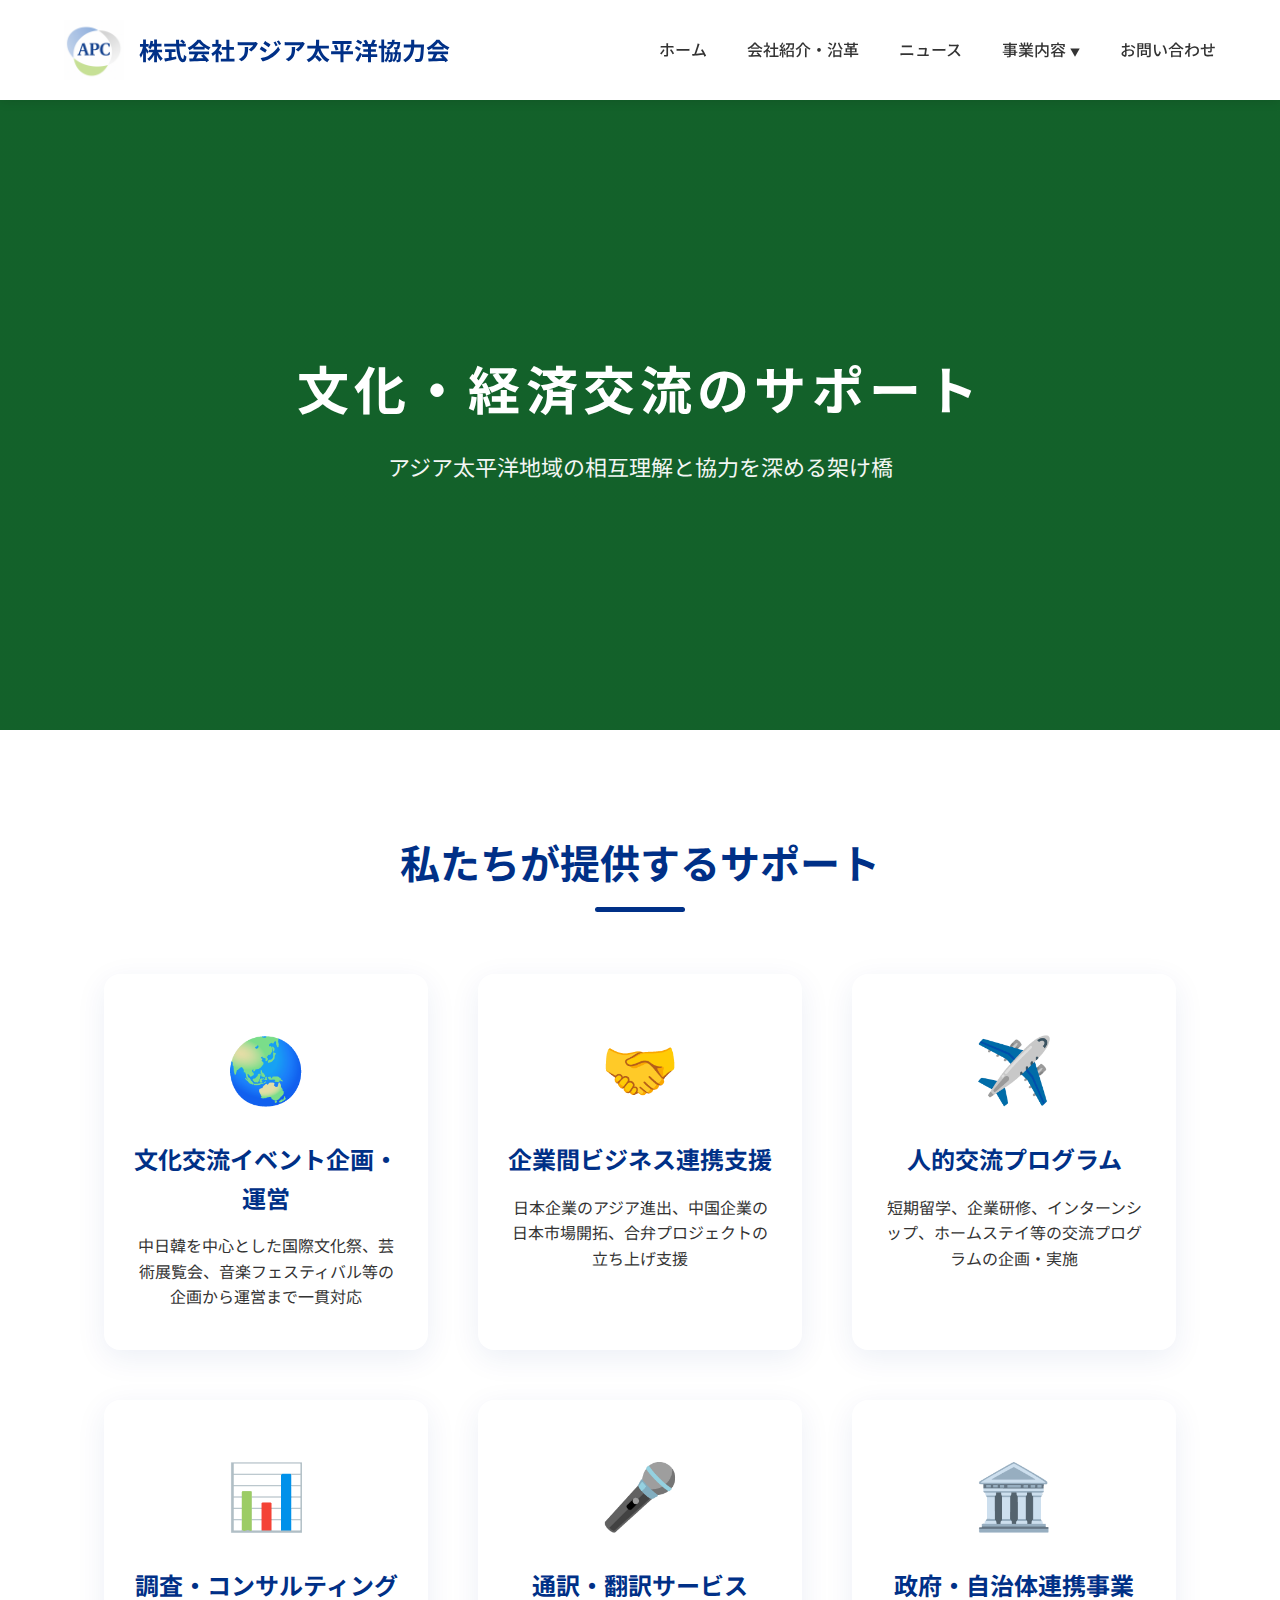
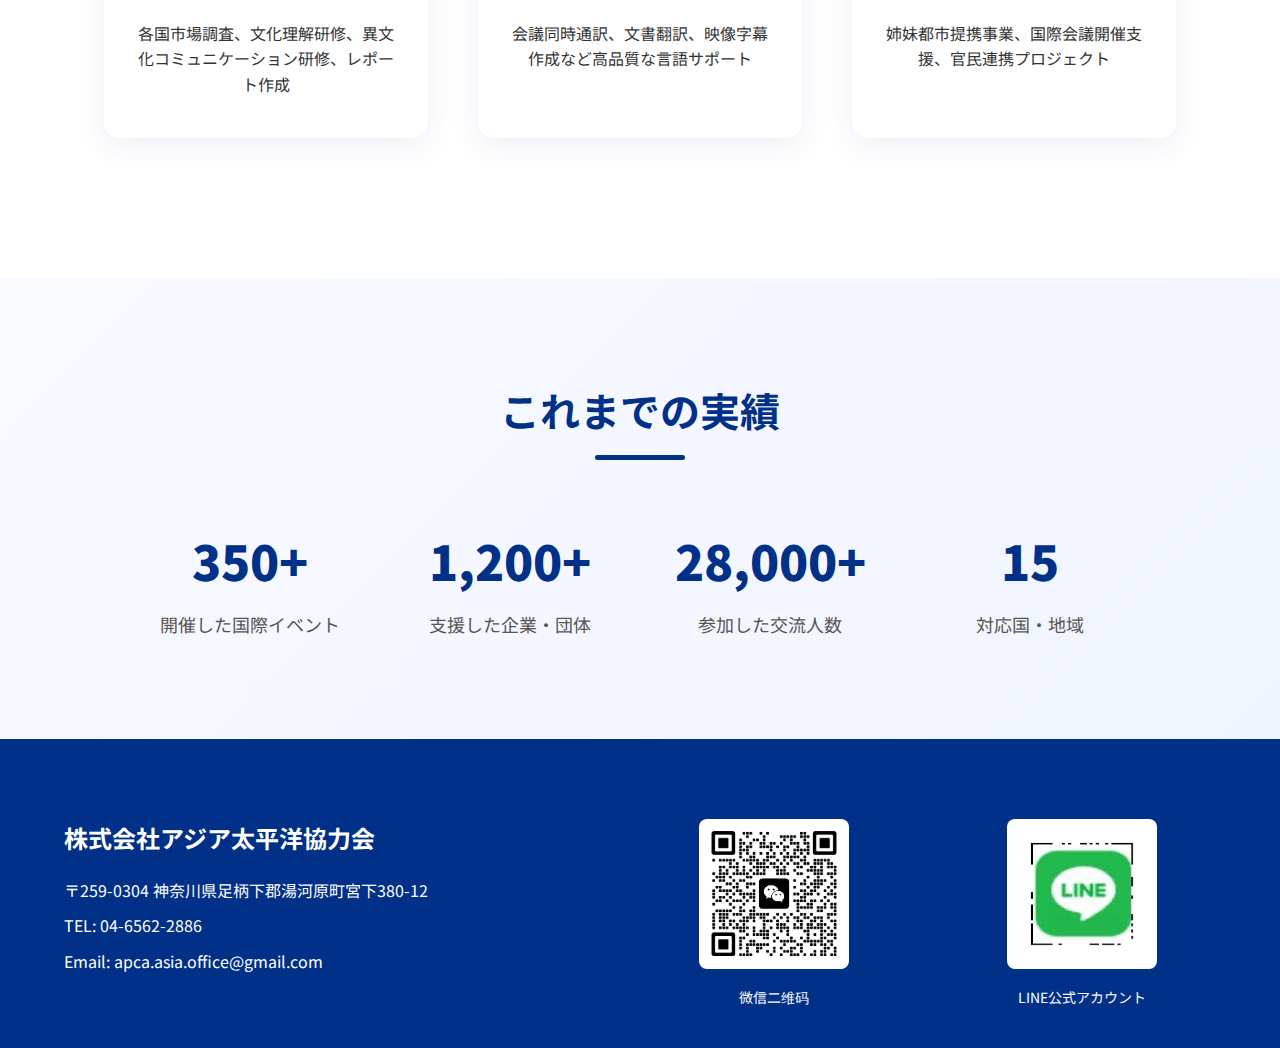
<file: cultural-support/index.html>
<!DOCTYPE html>
<html lang="ja">
<head>
  <meta charset="UTF-8">
  <meta name="viewport" content="width=device-width, initial-scale=1.0">
  <title>文化・経済交流のサポート | 株式会社アジア太平洋協力会</title>
  <meta name="description" content="中日を中心としたアジア太平洋地域の文化・経済交流を総合的にサポート。企業間のビジネス連携、文化イベント企画、人的交流まで幅広く対応いたします。">
  <script src="https://cdn.jsdelivr.net/npm/swiper@11/swiper-bundle.min.js"></script>
  <link rel="stylesheet" href="../assets/css/style.css">
  <link href="https://fonts.googleapis.com/css2?family=Noto+Sans+JP:wght@400;500;700;900&display=swap" rel="stylesheet">
</head>
<body>
  <div id="header"></div>

  <!-- 页面主视觉 -->
  <section class="cultural-hero">
    <div>
      <h1>文化・経済交流のサポート</h1>
      <p>アジア太平洋地域の相互理解と協力を深める架け橋</p>
    </div>
  </section>

  <!-- 业务介绍 -->
  <section class="content-section">
    <h2 class="section-title">私たちが提供するサポート</h2>
    <div class="service-grid">
      <div class="service-card">
        <div class="icon">🌏</div>
        <h3>文化交流イベント企画・運営</h3>
        <p>中日韓を中心とした国際文化祭、芸術展覧会、音楽フェスティバル等の企画から運営まで一貫対応</p>
      </div>
      <div class="service-card">
        <div class="icon">🤝</div>
        <h3>企業間ビジネス連携支援</h3>
        <p>日本企業のアジア進出、中国企業の日本市場開拓、合弁プロジェクトの立ち上げ支援</p>
      </div>
      <div class="service-card">
        <div class="icon">✈️</div>
        <h3>人的交流プログラム</h3>
        <p>短期留学、企業研修、インターンシップ、ホームステイ等の交流プログラムの企画・実施</p>
      </div>
      <div class="service-card">
        <div class="icon">📊</div>
        <h3>調査・コンサルティング</h3>
        <p>各国市場調査、文化理解研修、異文化コミュニケーション研修、レポート作成</p>
      </div>
      <div class="service-card">
        <div class="icon">🎤</div>
        <h3>通訳・翻訳サービス</h3>
        <p>会議同時通訳、文書翻訳、映像字幕作成など高品質な言語サポート</p>
      </div>
      <div class="service-card">
        <div class="icon">🏛️</div>
        <h3>政府・自治体連携事業</h3>
        <p>姉妹都市提携事業、国際会議開催支援、官民連携プロジェクト</p>
      </div>
    </div>
  </section>

  <!-- 业绩展示 -->
  <section class="achievement">
    <h2 class="section-title" style="color:#003087;">これまでの実績</h2>
    <div class="achievement-grid">
      <div class="achievement-item">
        <span>350+</span>
        <p>開催した国際イベント</p>
      </div>
      <div class="achievement-item">
        <span>1,200+</span>
        <p>支援した企業・団体</p>
      </div>
      <div class="achievement-item">
        <span>28,000+</span>
        <p>参加した交流人数</p>
      </div>
      <div class="achievement-item">
        <span>15</span>
        <p>対応国・地域</p>
      </div>
    </div>
  </section>

  <div id="footer"></div>

  <script src="../assets/js/script.js" defer></script>
</body>
</html>
</file>
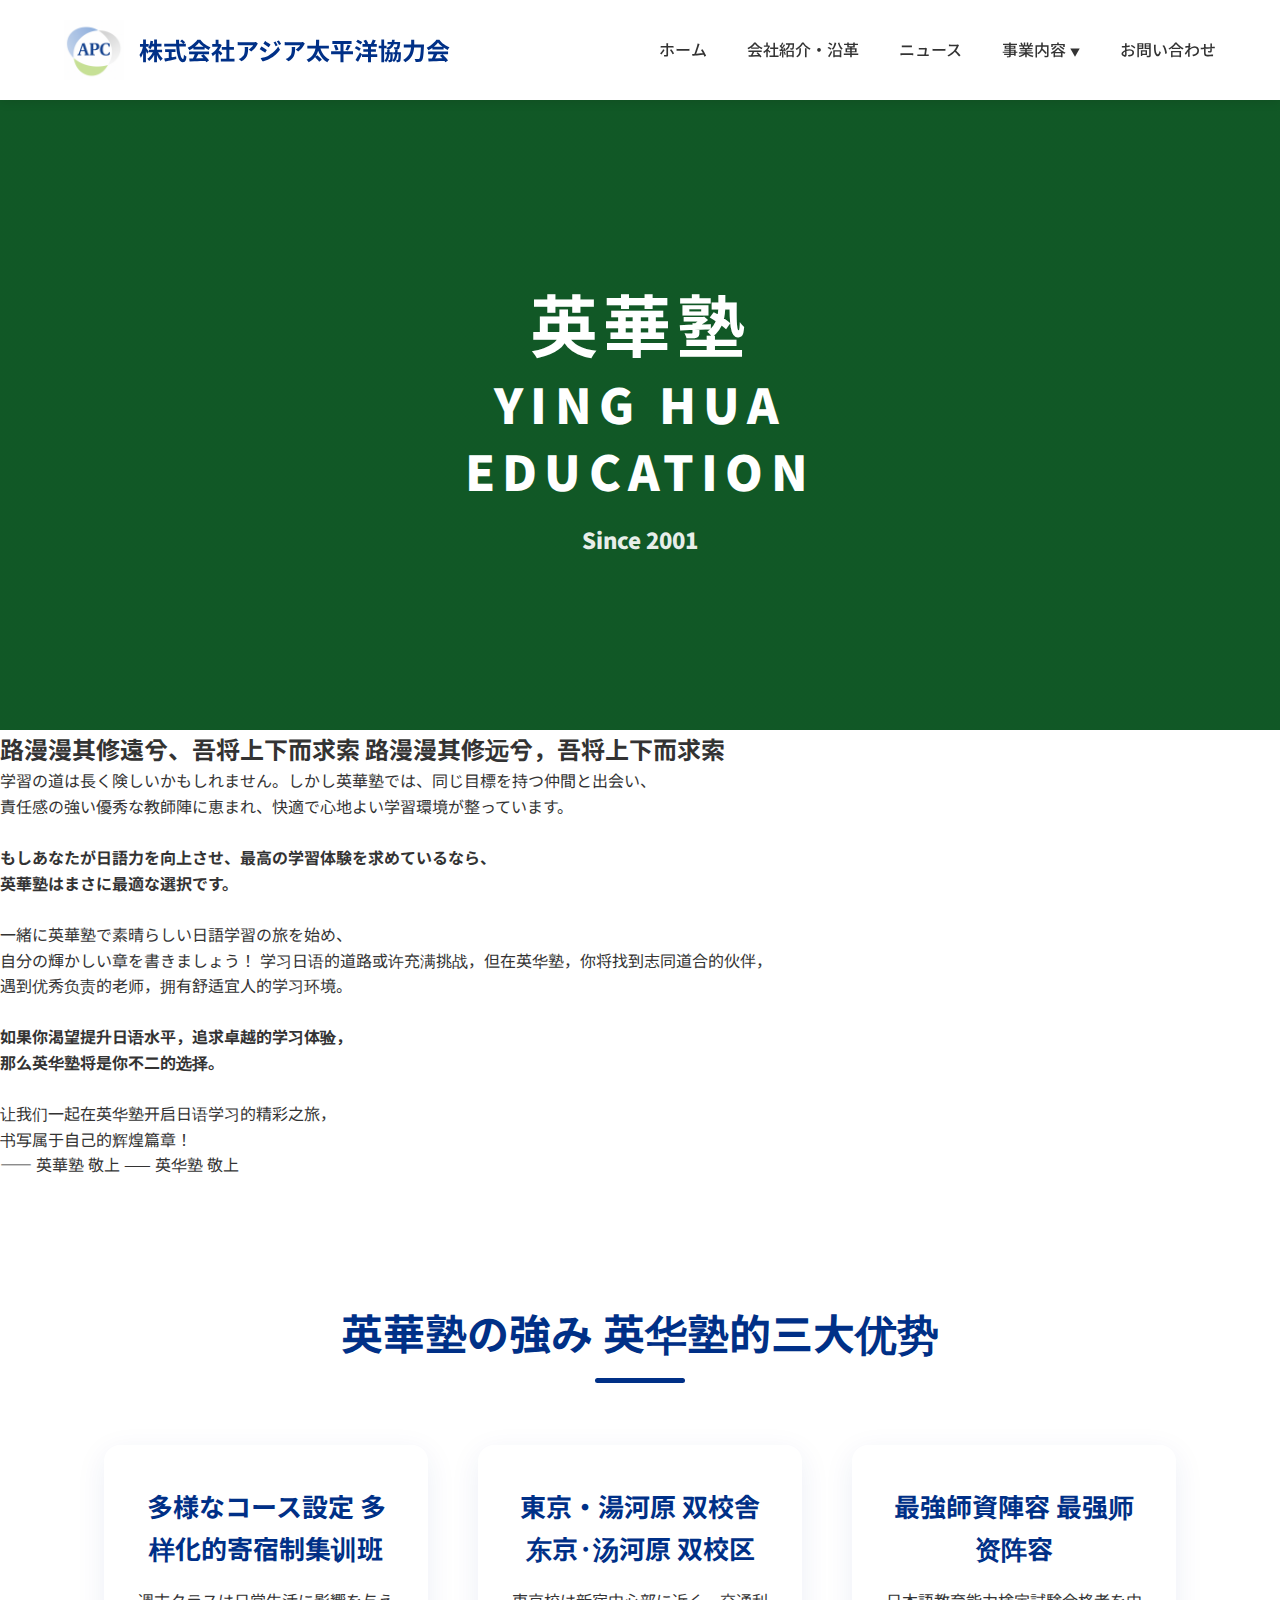
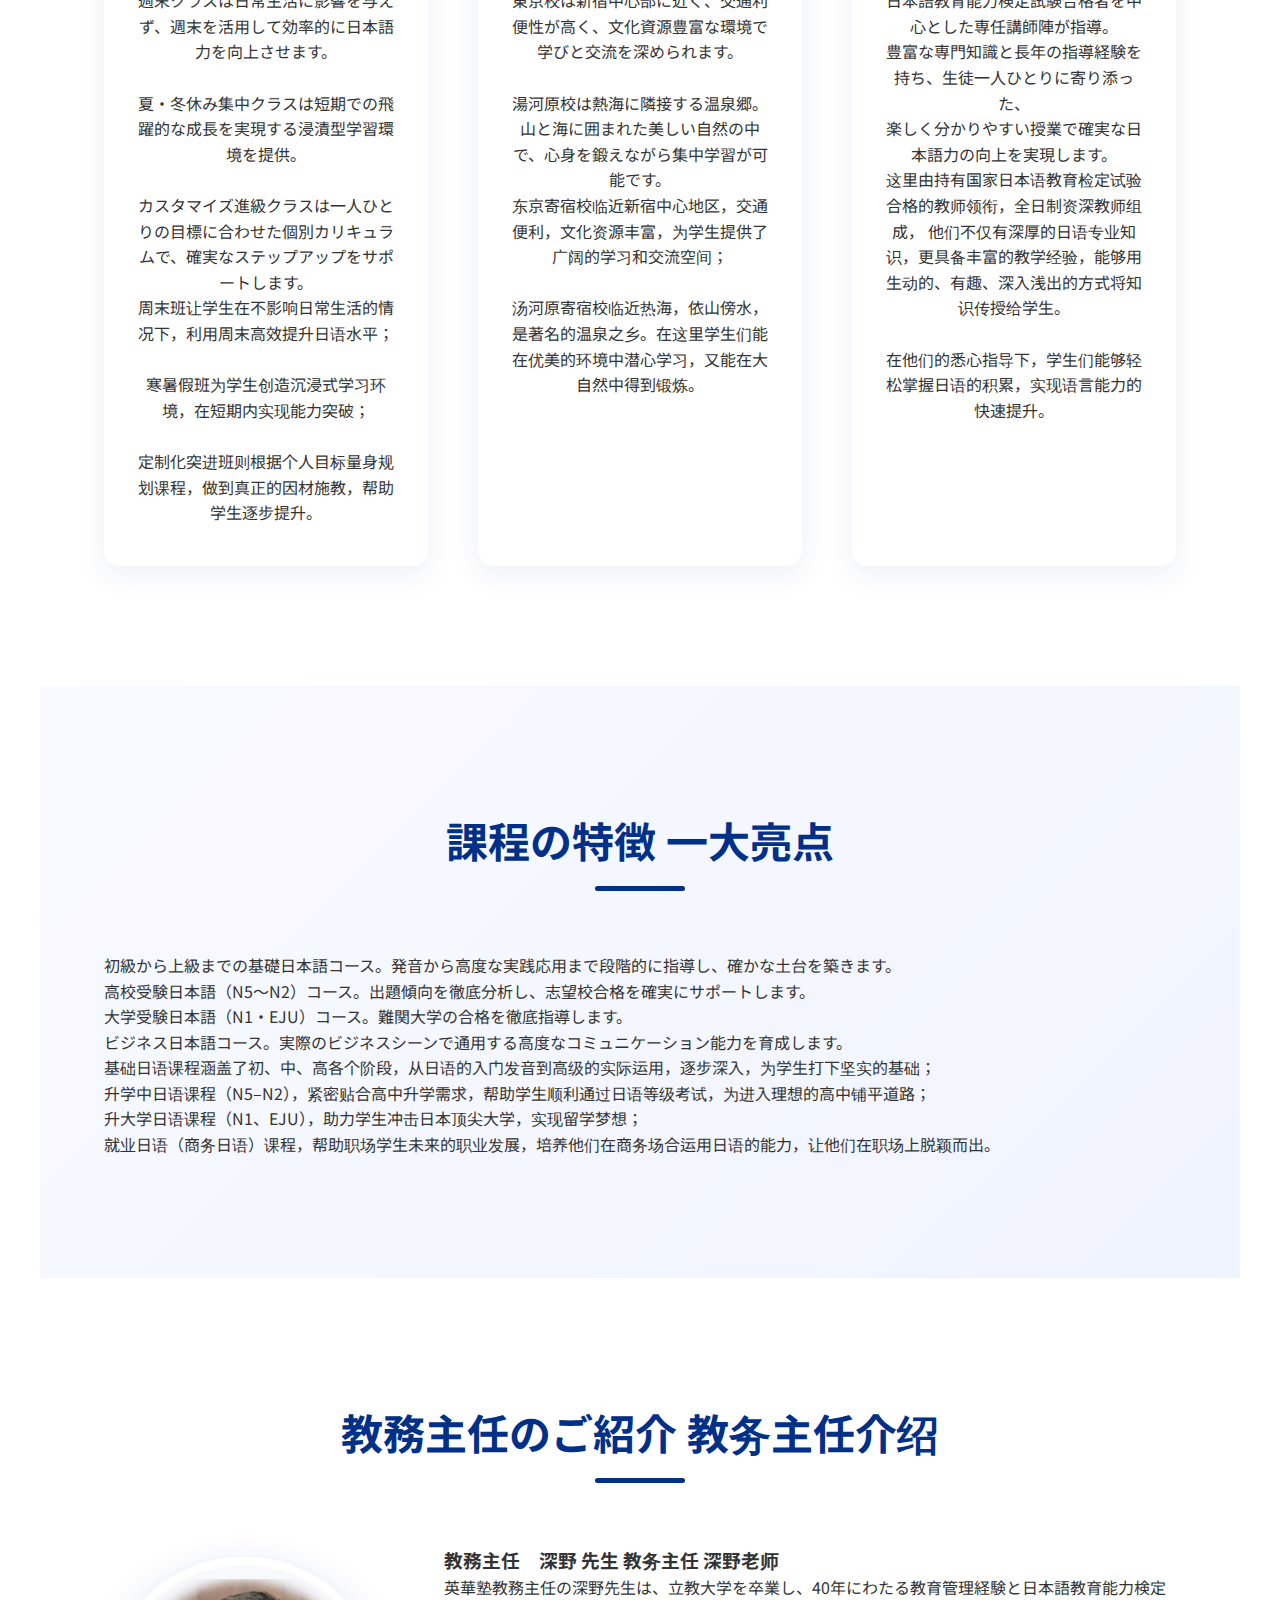
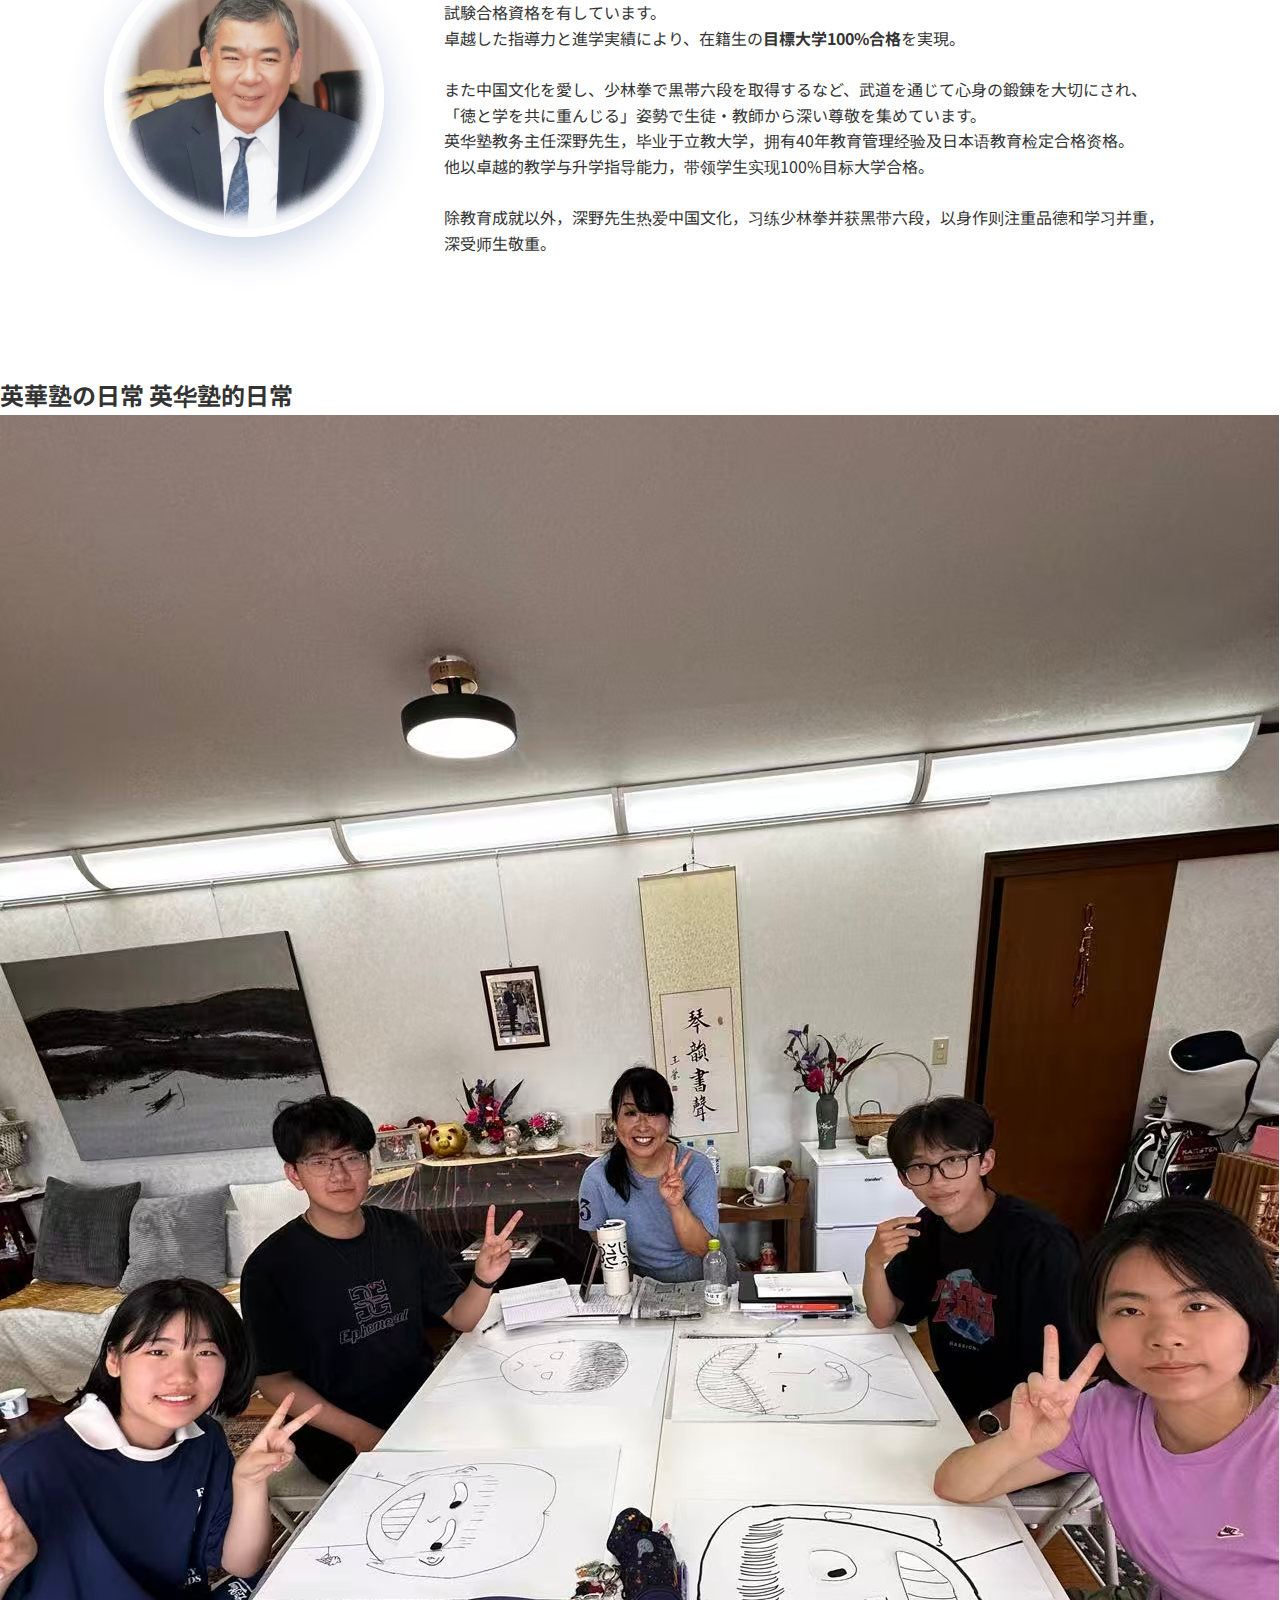
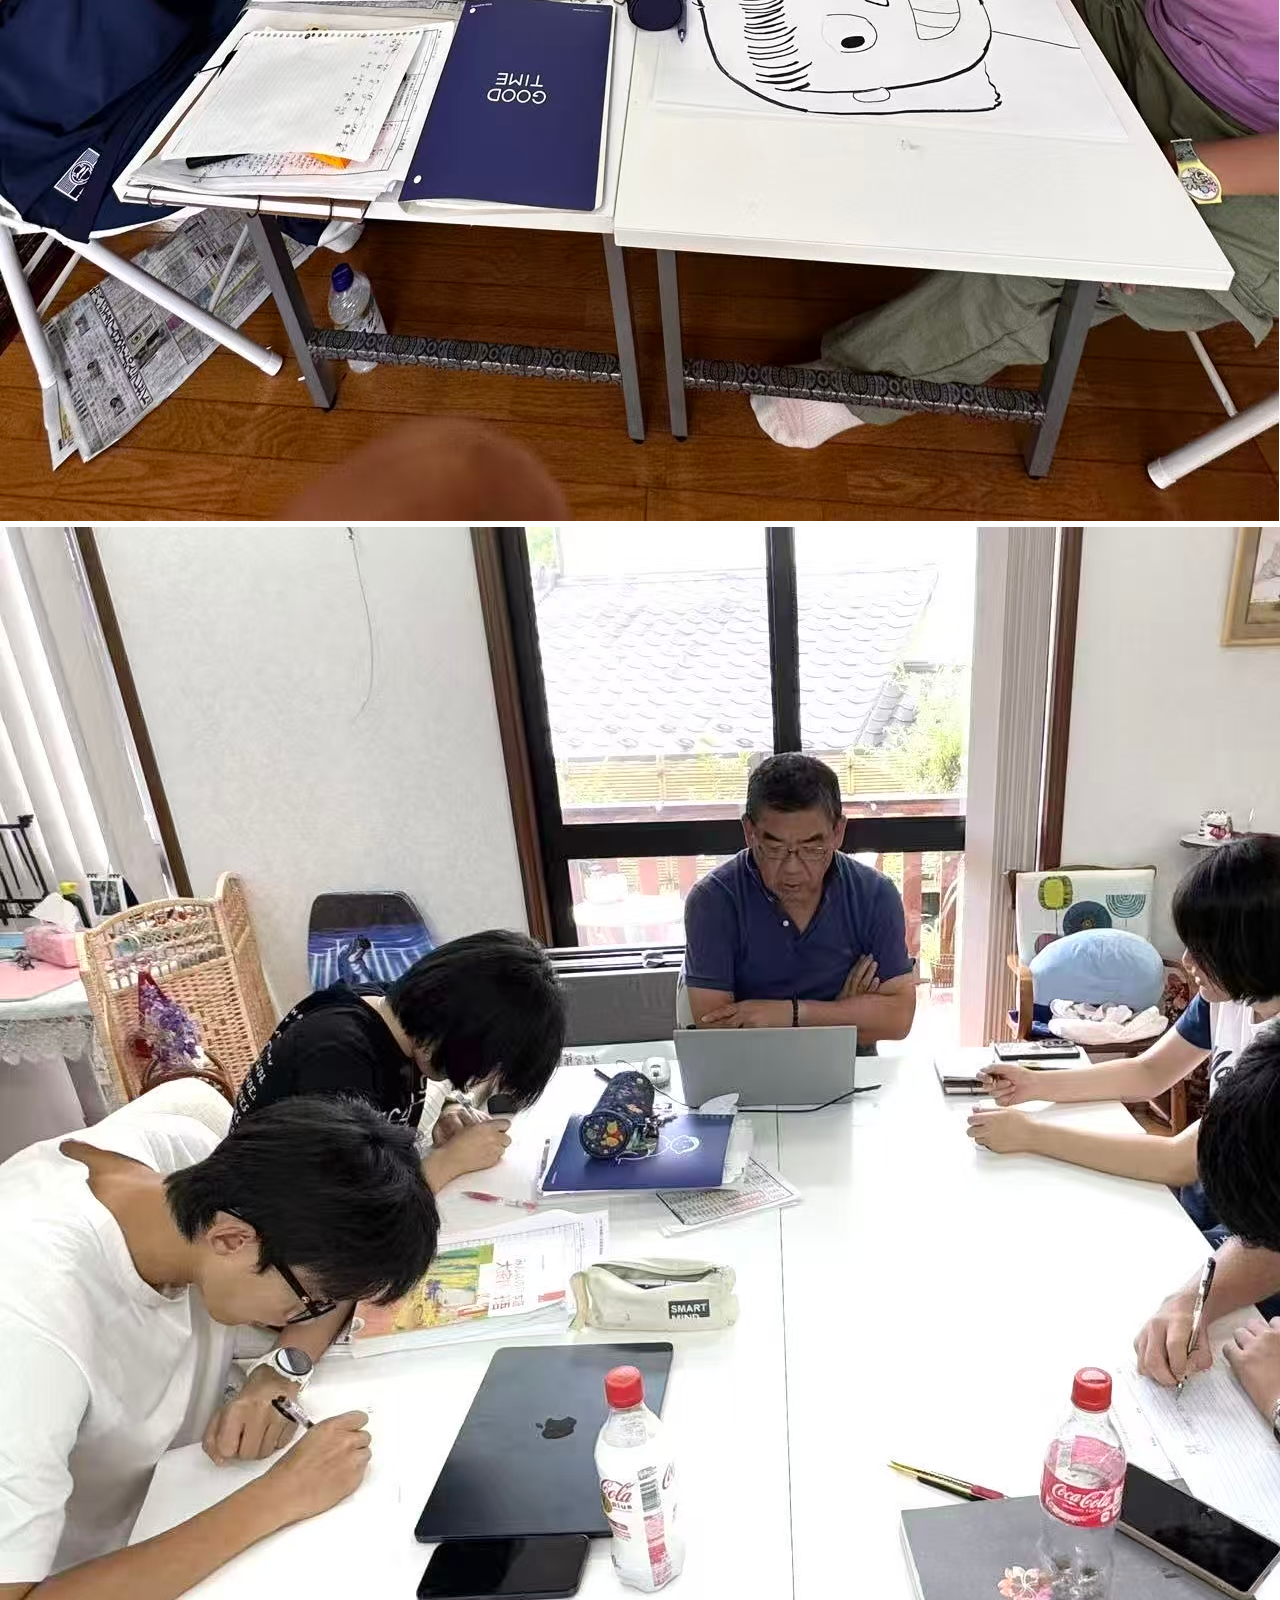
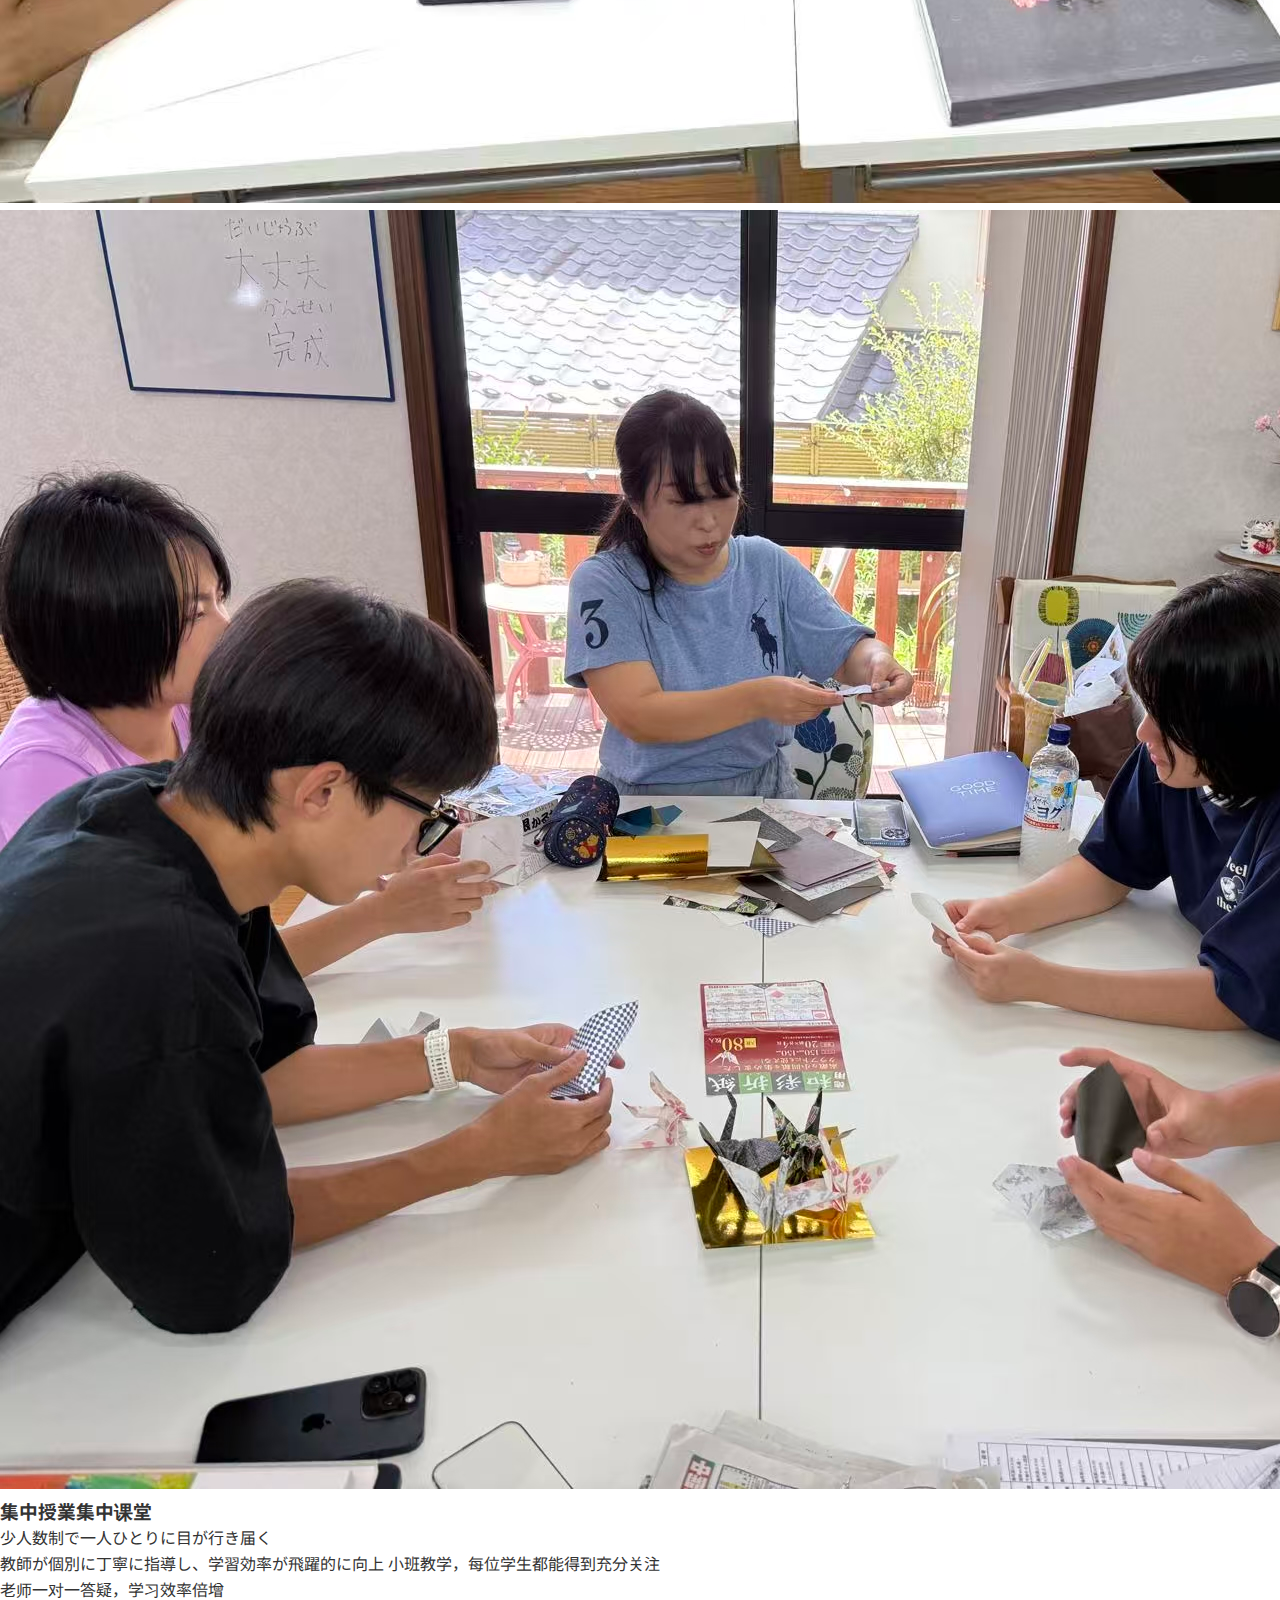
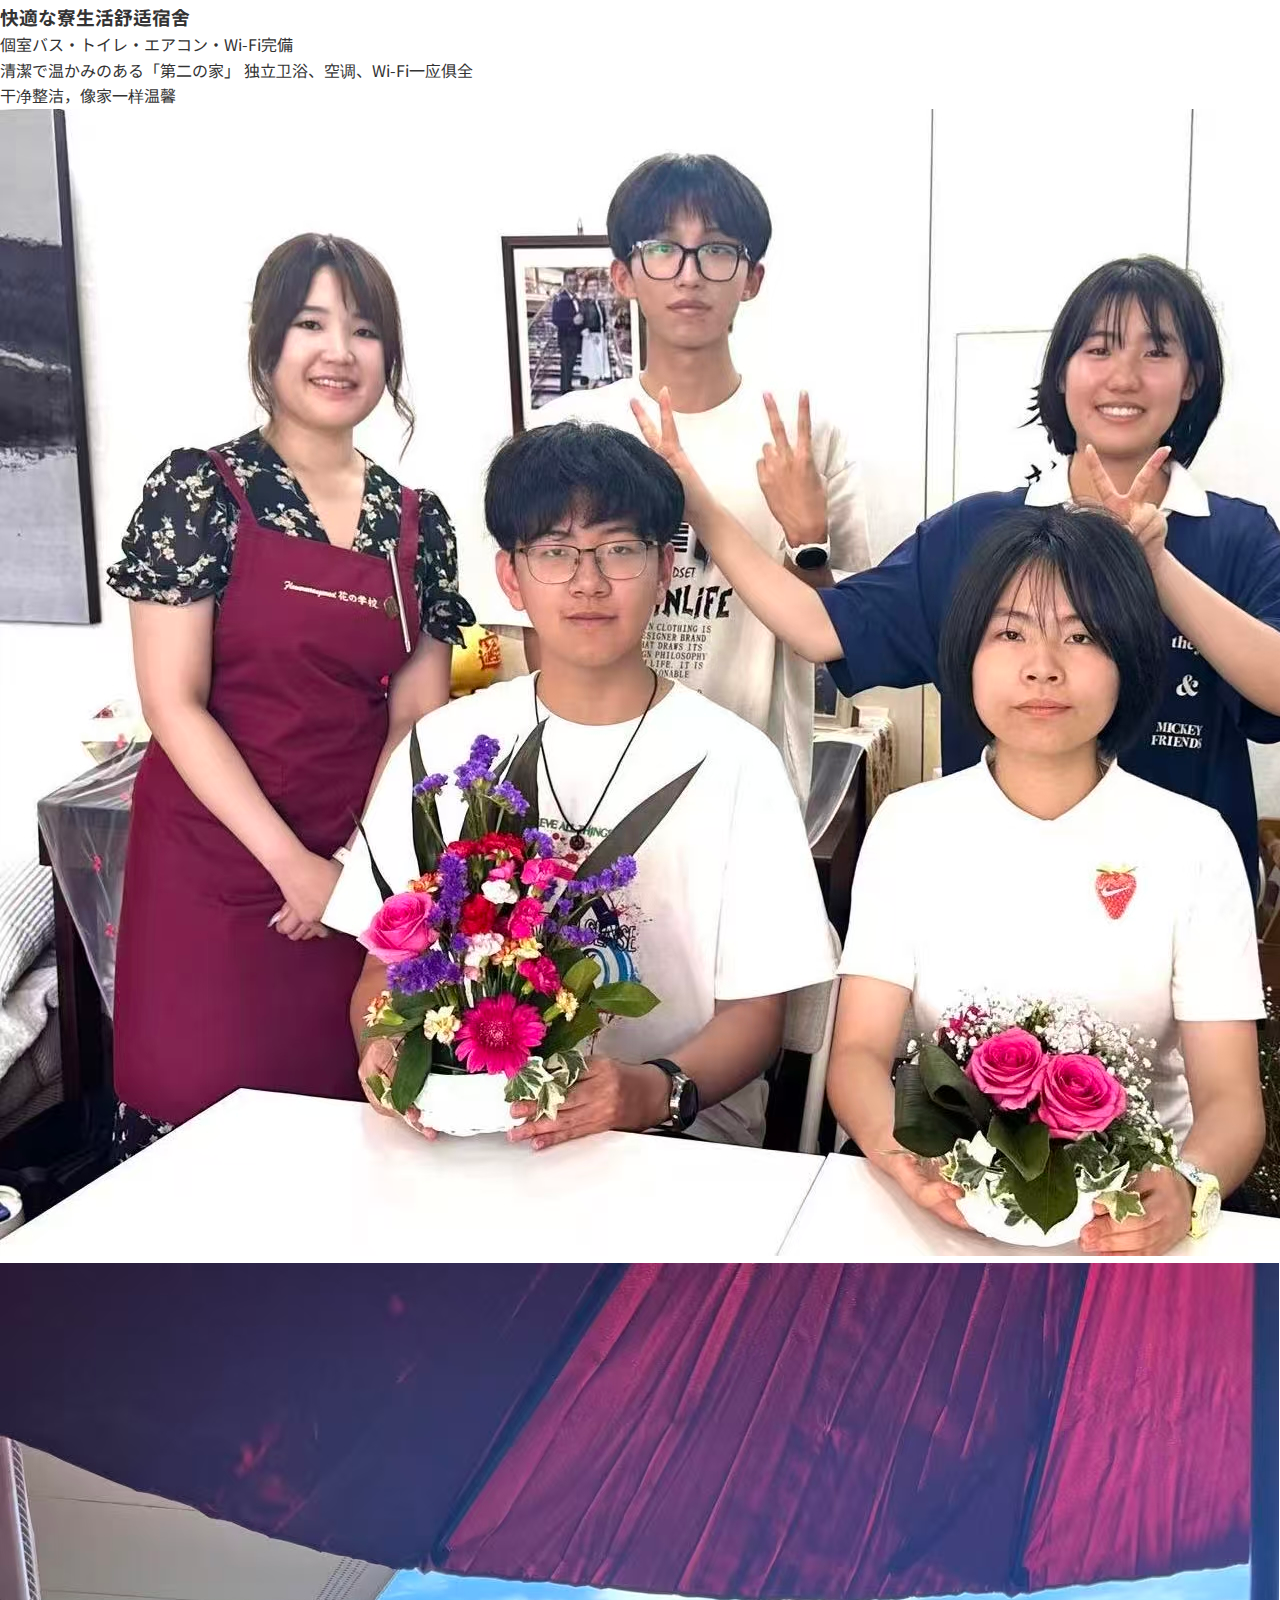
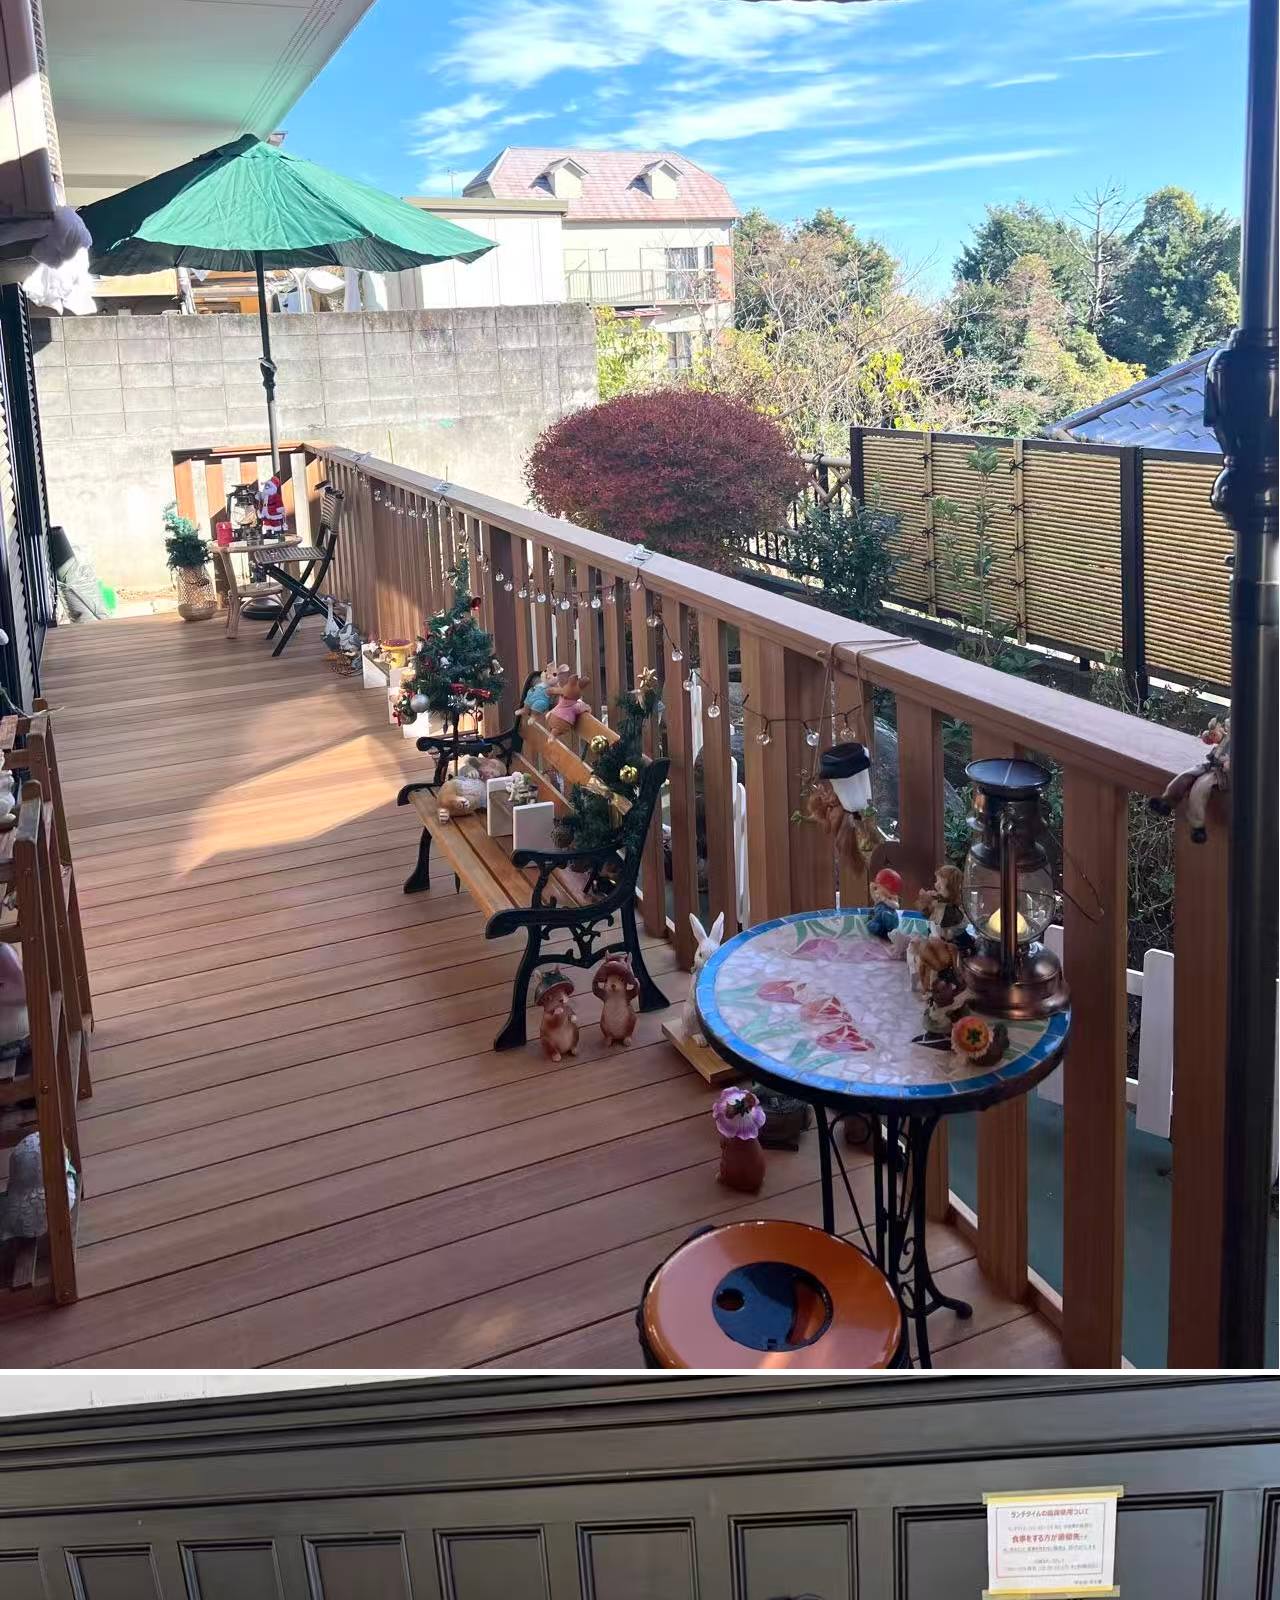
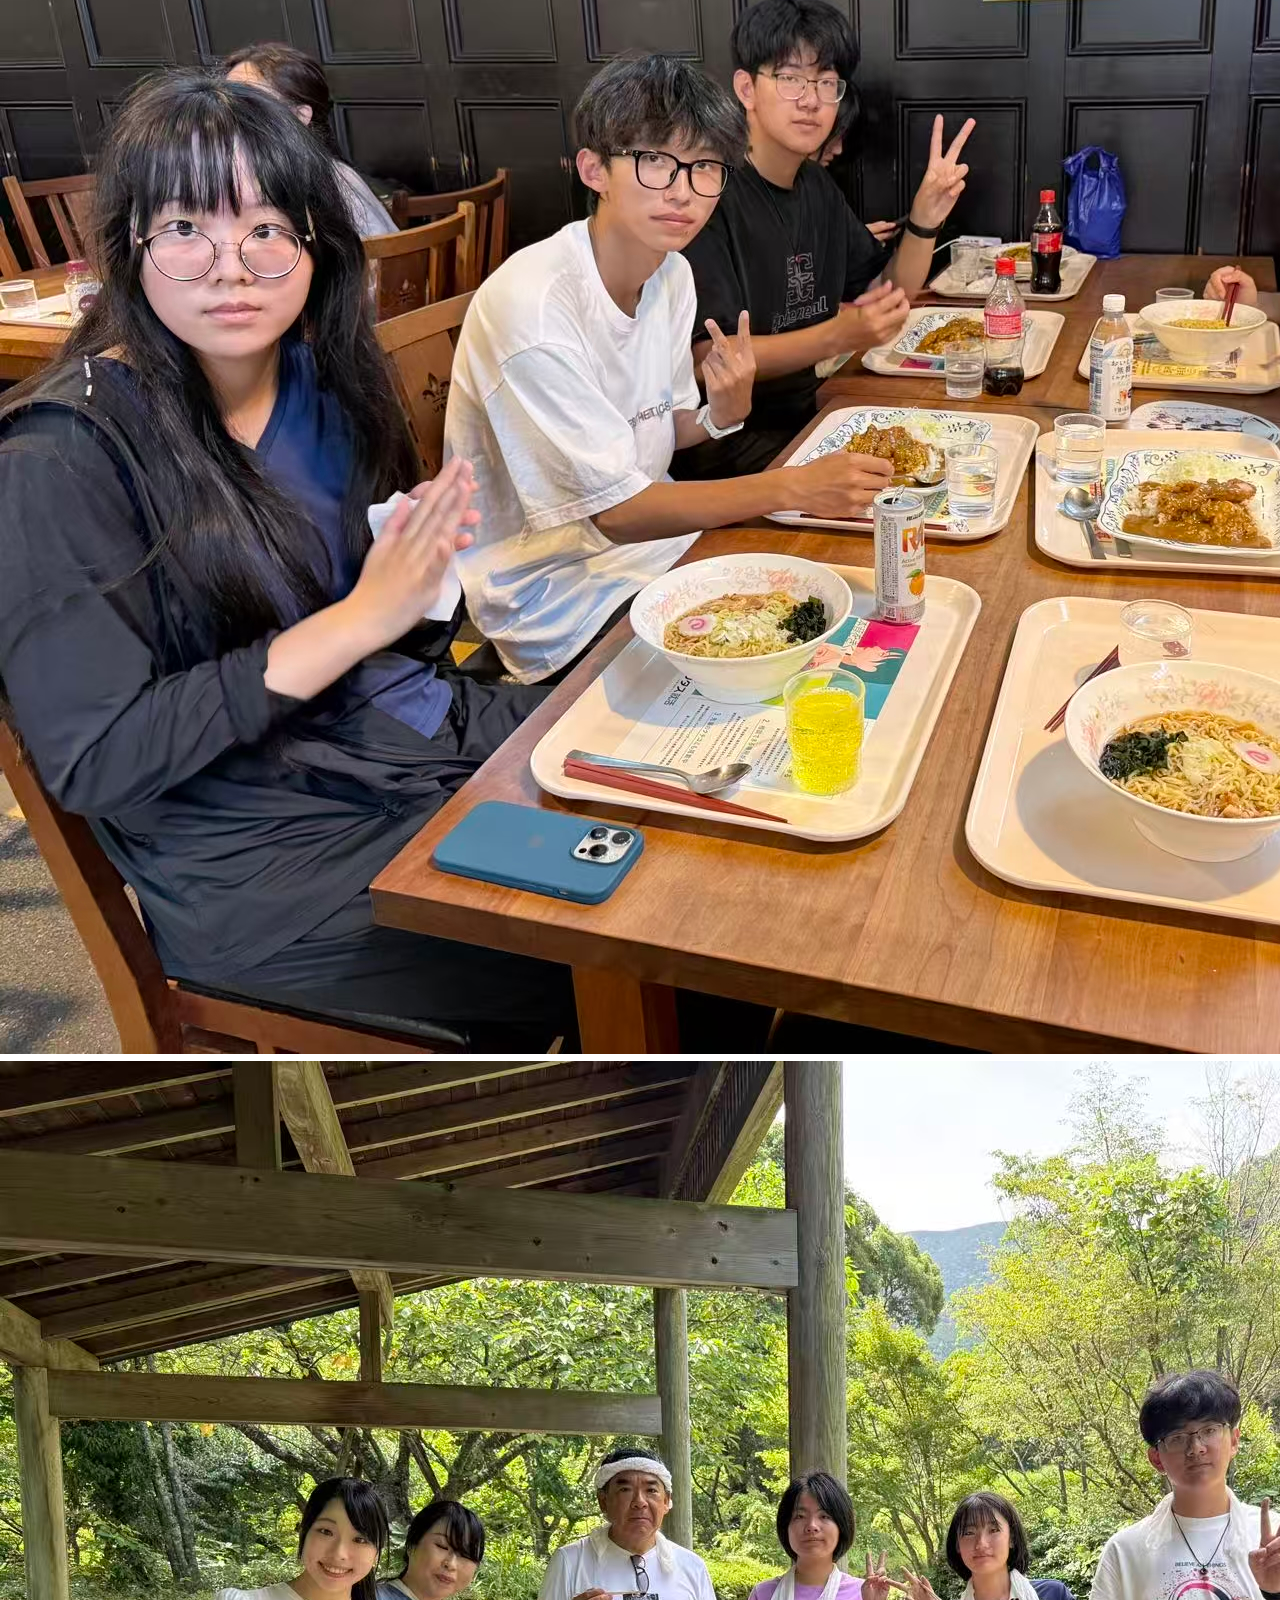
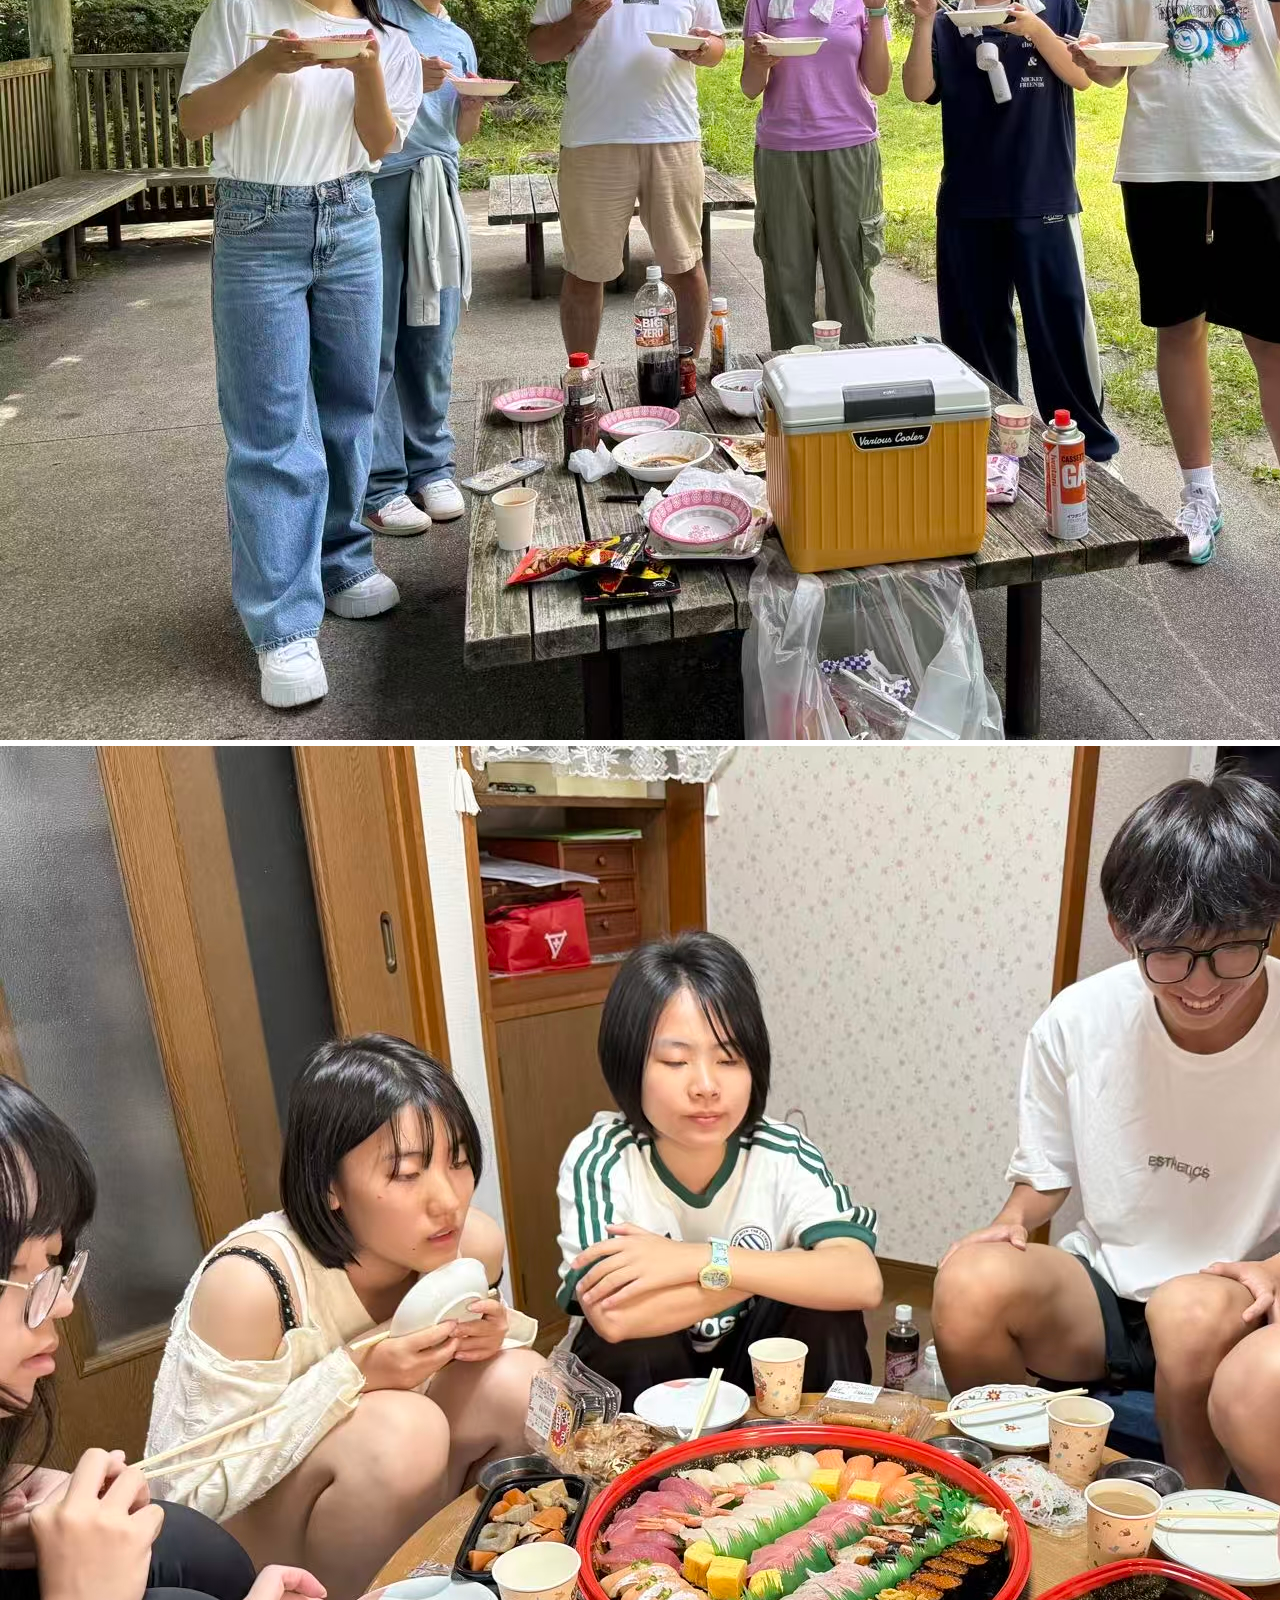
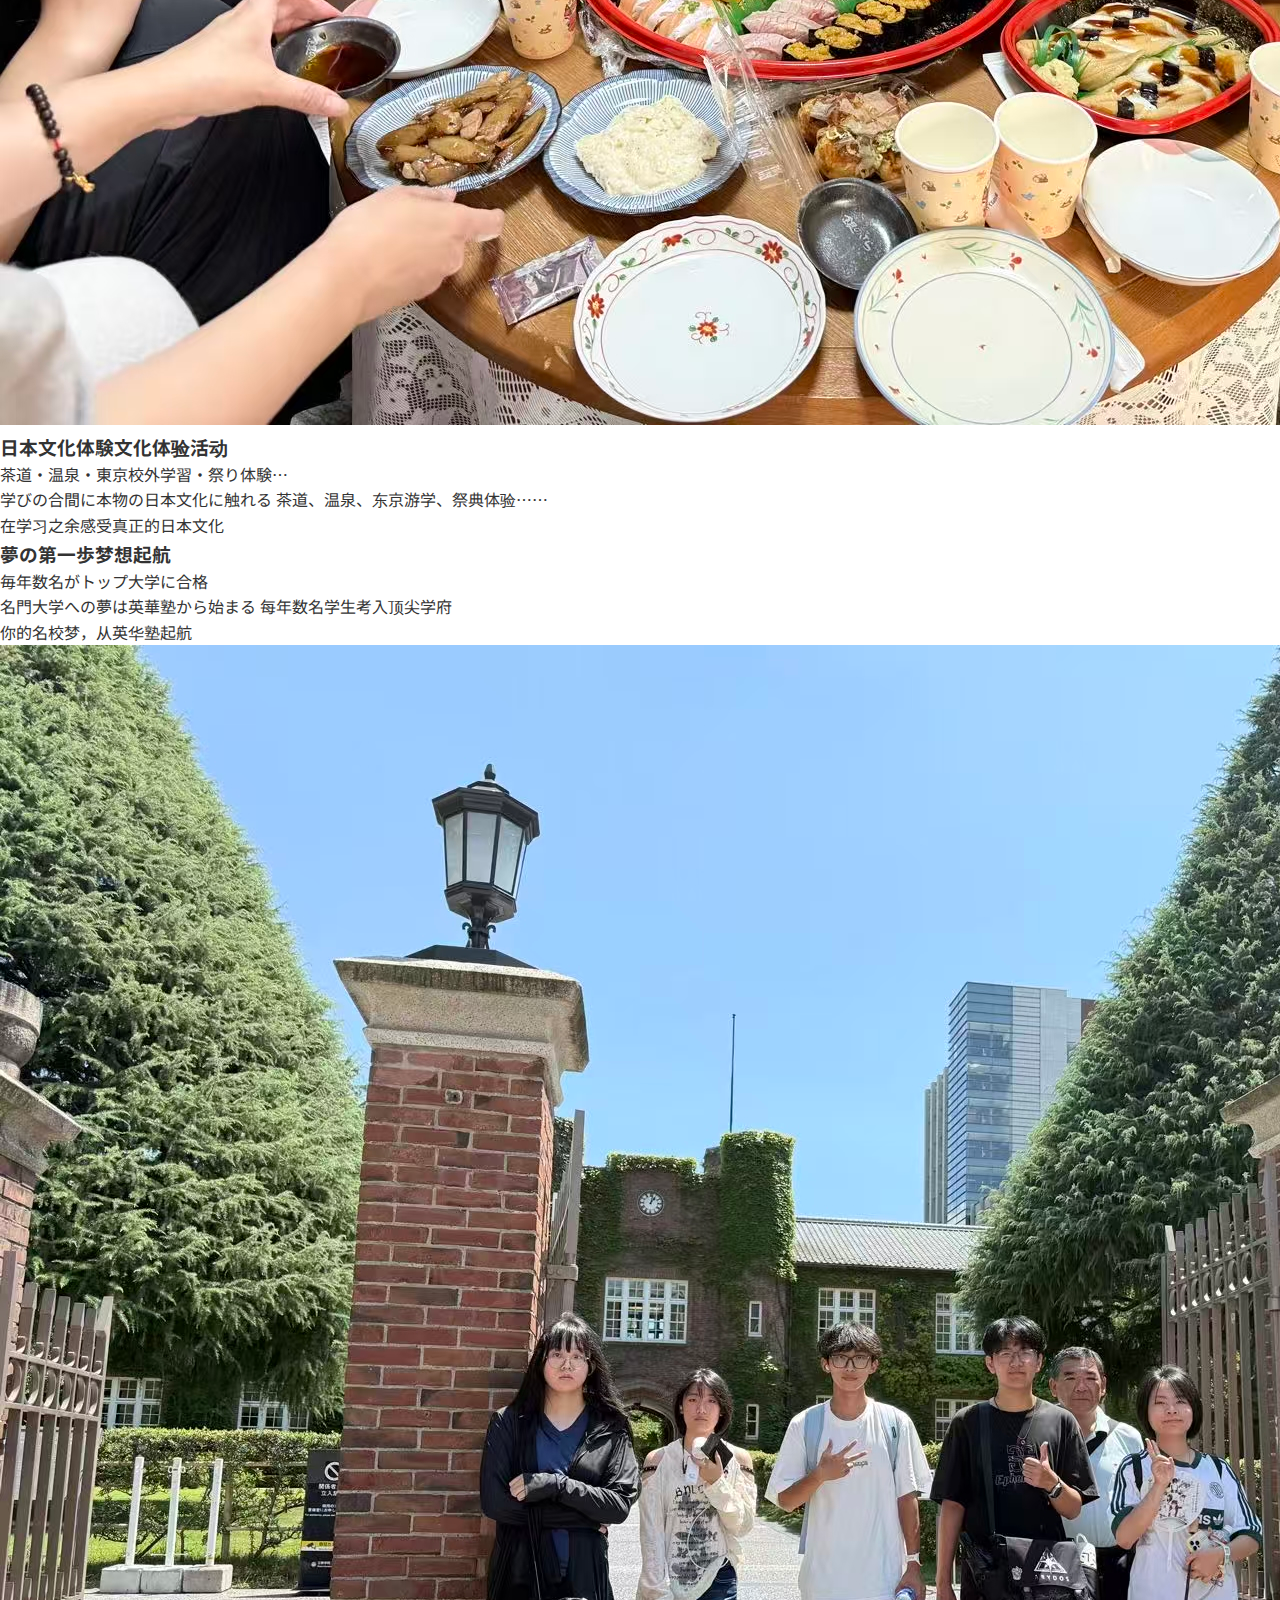
<file: eihua-juku/index.html>
<!DOCTYPE html>
<html lang="ja">
<head>
  <meta charset="UTF-8">
  <meta name="viewport" content="width=device-width, initial-scale=1.0">
  <title>英華塾 | 株式会社アジア太平洋協力会</title>
  <meta name="description" content="2001年創立以来、大学・大学院進学を目指す留学生のための日本語教育機関。N5-N1全段階対応、寄宿制集訓で短期間での飛躍的成長を実現。">
  <script src="https://cdn.jsdelivr.net/npm/swiper@11/swiper-bundle.min.js"></script>
  <link rel="stylesheet" href="/assets/css/style.css">
  <link href="https://fonts.googleapis.com/css2?family=Noto+Sans+JP:wght@400;500;700;900&family=Noto+Sans+SC:wght@400;700;900&display=swap" rel="stylesheet">
</head>
<body class="has-zh-font">

  <div id="header"></div>

  <!-- 主视觉 + 圆形标题（不需要切换，保持原样） -->
  <section class="eihua-hero">
    <div class="circle-title">
      <h1>英華塾</h1>
      <div class="en">YING HUA</div>
      <div class="en">EDUCATION</div>
      <div class="since">Since 2001</div>
    </div>
  </section>

  <!-- ==================== 英华塾 引言 section ==================== -->
  <section class="eihua-ink-pro">
    <div class="eihua-ink-pro-inner">
      
      <h2 class="eihua-ink-pro-title">
        <span class="lang-ja">路漫漫其修遠兮、吾将上下而求索</span>
        <span class="lang-zh" lang="zh">路漫漫其修远兮，吾将上下而求索</span>
      </h2>
      
      <p class="eihua-ink-pro-text">
        <span class="lang-ja">
          学習の道は長く険しいかもしれません。しかし英華塾では、同じ目標を持つ仲間と出会い、<br>
          責任感の強い優秀な教師陣に恵まれ、快適で心地よい学習環境が整っています。<br>
          <br>
          <strong>もしあなたが日語力を向上させ、最高の学習体験を求めているなら、<br>
          英華塾はまさに最適な選択です。</strong><br><br>
          一緒に英華塾で素晴らしい日語学習の旅を始め、<br>
          自分の輝かしい章を書きましょう！
        </span>

        <span class="lang-zh" lang="zh">
          学习日语的道路或许充满挑战，但在英华塾，你将找到志同道合的伙伴，<br>
          遇到优秀负责的老师，拥有舒适宜人的学习环境。<br>
          <br>
          <strong>如果你渴望提升日语水平，追求卓越的学习体验，<br>
          那么英华塾将是你不二的选择。</strong><br><br>
          让我们一起在英华塾开启日语学习的精彩之旅，<br>
          书写属于自己的辉煌篇章！
        </span>
      </p>

      <div class="eihua-ink-pro-sign">
        <span class="lang-ja">—— 英華塾 敬上</span>
        <span class="lang-zh" lang="zh">—— 英华塾 敬上</span>
      </div>
    </div>
  </section>

  <!-- 英华塾的优势（已补全日文） -->
  <section class="section">
    <h2>
      <span class="lang-ja">英華塾の強み</span>
      <span class="lang-zh" lang="zh">英华塾的三大优势</span>
    </h2>

    <div class="advantages-grid">

      <div class="adv-card">
        <h3>
          <span class="lang-ja">多様なコース設定</span>
          <span class="lang-zh" lang="zh">多样化的寄宿制集训班</span>
        </h3>
        <p class="lang-ja">
          週末クラスは日常生活に影響を与えず、週末を活用して効率的に日本語力を向上させます。<br><br>
          夏・冬休み集中クラスは短期での飛躍的な成長を実現する浸漬型学習環境を提供。<br><br>
          カスタマイズ進級クラスは一人ひとりの目標に合わせた個別カリキュラムで、確実なステップアップをサポートします。
        </p>
        <p class="lang-zh" lang="zh">
          周末班让学生在不影响日常生活的情况下，利用周末高效提升日语水平；<br><br>
          寒暑假班为学生创造沉浸式学习环境，在短期内实现能力突破；<br><br>
          定制化突进班则根据个人目标量身规划课程，做到真正的因材施教，帮助学生逐步提升。
        </p>
      </div>

      <div class="adv-card">
        <h3>
          <span class="lang-ja">東京・湯河原 双校舎</span>
          <span class="lang-zh" lang="zh">东京·汤河原 双校区</span>
        </h3>
        <p class="lang-ja">
          東京校は新宿中心部に近く、交通利便性が高く、文化資源豊富な環境で学びと交流を深められます。<br><br>
          湯河原校は熱海に隣接する温泉郷。山と海に囲まれた美しい自然の中で、心身を鍛えながら集中学習が可能です。
        </p>
        <p class="lang-zh" lang="zh">
          东京寄宿校临近新宿中心地区，交通便利，文化资源丰富，为学生提供了广阔的学习和交流空间；<br><br>
          汤河原寄宿校临近热海，依山傍水，是著名的温泉之乡。在这里学生们能在优美的环境中潜心学习，又能在大自然中得到锻炼。
        </p>
      </div>

      <div class="adv-card">
        <h3>
          <span class="lang-ja">最強師資陣容</span>
          <span class="lang-zh" lang="zh">最强师资阵容</span>
        </h3>
        <p class="lang-ja">
          日本語教育能力検定試験合格者を中心とした専任講師陣が指導。<br>
          豊富な専門知識と長年の指導経験を持ち、生徒一人ひとりに寄り添った、<br>
          楽しく分かりやすい授業で確実な日本語力の向上を実現します。
        </p>
        <p class="lang-zh" lang="zh">
          这里由持有国家日本语教育检定试验合格的教师领衔，全日制资深教师组成，
          他们不仅有深厚的日语专业知识，更具备丰富的教学经验，能够用生动的、有趣、深入浅出的方式将知识传授给学生。<br><br>
          在他们的悉心指导下，学生们能够轻松掌握日语的积累，实现语言能力的快速提升。
        </p>
      </div>
    </div>
  </section>

  <!-- 一大亮点（已补全日文） -->
  <section class="section highlight-section">
    <h2>
      <span class="lang-ja">課程の特徴</span>
      <span class="lang-zh" lang="zh">一大亮点</span>
    </h2>

    <div class="highlight-content">
      <!-- 日文版 -->
      <p class="lang-ja">初級から上級までの基礎日本語コース。発音から高度な実践応用まで段階的に指導し、確かな土台を築きます。</p>
      <p class="lang-ja">高校受験日本語（N5～N2）コース。出題傾向を徹底分析し、志望校合格を確実にサポートします。</p>
      <p class="lang-ja">大学受験日本語（N1・EJU）コース。難関大学の合格を徹底指導します。</p>
      <p class="lang-ja">ビジネス日本語コース。実際のビジネスシーンで通用する高度なコミュニケーション能力を育成します。</p>

      <!-- 中文版 -->
      <p class="lang-zh" lang="zh">基础日语课程涵盖了初、中、高各个阶段，从日语的入门发音到高级的实际运用，逐步深入，为学生打下坚实的基础；</p>
      <p class="lang-zh" lang="zh">升学中日语课程（N5–N2），紧密贴合高中升学需求，帮助学生顺利通过日语等级考试，为进入理想的高中铺平道路；</p>
      <p class="lang-zh" lang="zh">升大学日语课程（N1、EJU），助力学生冲击日本顶尖大学，实现留学梦想；</p>
      <p class="lang-zh" lang="zh">就业日语（商务日语）课程，帮助职场学生未来的职业发展，培养他们在商务场合运用日语的能力，让他们在职场上脱颖而出。</p>
    </div>
  </section>

  <!-- 教务主任介绍（响应式已补全） -->
  <section class="section teacher-section">
    <h2>
      <span class="lang-ja">教務主任のご紹介</span>
      <span class="lang-zh" lang="zh">教务主任介绍</span>
    </h2>

    <div class="teacher-intro">
      <div class="teacher-photo">
        <img src="/images/eihua-juku/teacher-fukano.jpg" alt="深野 先生">
      </div>
      <div class="teacher-content">
        <h3>
          <span class="lang-ja">教務主任　深野 先生</span>
          <span class="lang-zh" lang="zh">教务主任 深野老师</span>
        </h3>

        <!-- 日文介绍 -->
        <p class="lang-ja">
          英華塾教務主任の深野先生は、立教大学を卒業し、40年にわたる教育管理経験と日本語教育能力検定試験合格資格を有しています。<br>
          卓越した指導力と進学実績により、在籍生の<strong>目標大学100%合格</strong>を実現。<br><br>
          また中国文化を愛し、少林拳で黒帯六段を取得するなど、武道を通じて心身の鍛錬を大切にされ、<br>
          「徳と学を共に重んじる」姿勢で生徒・教師から深い尊敬を集めています。
        </p>

        <!-- 中文介绍（已有） -->
        <p class="lang-zh" lang="zh">
          英华塾教务主任深野先生，毕业于立教大学，拥有40年教育管理经验及日本语教育检定合格资格。<br>
          他以卓越的教学与升学指导能力，带领学生实现100%目标大学合格。<br><br>
          除教育成就以外，深野先生热爱中国文化，习练少林拳并获黑带六段，以身作则注重品德和学习并重，深受师生敬重。
        </p>
      </div>
    </div>
  </section>

  <!-- 英华塾的日常（已补全日文） -->
  <section class="daily-section">
    <h2>
      <span class="lang-ja">英華塾の日常</span>
      <span class="lang-zh" lang="zh">英华塾的日常</span>
    </h2>

    <div class="daily-wrapper"> <!-- 包一层，方便控制双语切换 -->

      <!-- 第1组：集中课堂 -->
      <div class="daily-item">
        <div class="daily-images">
          <img src="/images/eihua-juku/eihua-daily1.jpg" alt="集中课堂1">
          <img src="/images/eihua-juku/eihua-daily1-2.jpg" alt="集中课堂2">
          <img src="/images/eihua-juku/eihua-daily1-3.jpg" alt="集中课堂3">
        </div>
        <div class="daily-text">
          <h3><span class="lang-ja">集中授業</span><span class="lang-zh">集中课堂</span></h3>
          <p>
            <span class="lang-ja">少人数制で一人ひとりに目が行き届く<br>教師が個別に丁寧に指導し、学習効率が飛躍的に向上</span>
            <span class="lang-zh">小班教学，每位学生都能得到充分关注<br>老师一对一答疑，学习效率倍增</span>
          </p>
        </div>
      </div>

      <!-- 第2组：舒适宿舍 -->
      <div class="daily-item reverse">
        <div class="daily-text">
          <h3><span class="lang-ja">快適な寮生活</span><span class="lang-zh">舒适宿舍</span></h3>
          <p>
            <span class="lang-ja">個室バス・トイレ・エアコン・Wi-Fi完備<br>清潔で温かみのある「第二の家」</span>
            <span class="lang-zh">独立卫浴、空调、Wi-Fi一应俱全<br>干净整洁，像家一样温馨</span>
          </p>
        </div>
        <div class="daily-images">
          <img src="/images/eihua-juku/eihua-daily2.jpg" alt="宿舍1">
          <img src="/images/eihua-juku/eihua-daily2-2.jpg" alt="宿舍2">
        </div>
      </div>

      <!-- 第3组：文化体验活动 -->
      <div class="daily-item">
        <div class="daily-images">
          <img src="/images/eihua-juku/eihua-daily3.jpg" alt="文化活动1">
          <img src="/images/eihua-juku/eihua-daily3-2.jpg" alt="文化活动2">
          <img src="/images/eihua-juku/eihua-daily3-3.jpg" alt="文化活动3">
        </div>
        <div class="daily-text">
          <h3><span class="lang-ja">日本文化体験</span><span class="lang-zh">文化体验活动</span></h3>
          <p>
            <span class="lang-ja">茶道・温泉・東京校外学習・祭り体験…<br>学びの合間に本物の日本文化に触れる</span>
            <span class="lang-zh">茶道、温泉、东京游学、祭典体验……<br>在学习之余感受真正的日本文化</span>
          </p>
        </div>
      </div>

      <!-- 第4组：梦想起航 -->
      <div class="daily-item reverse">
        <div class="daily-text">
          <h3><span class="lang-ja">夢の第一歩</span><span class="lang-zh">梦想起航</span></h3>
          <p>
            <span class="lang-ja">毎年数名がトップ大学に合格<br>名門大学への夢は英華塾から始まる</span>
            <span class="lang-zh">每年数名学生考入顶尖学府<br>你的名校梦，从英华塾起航</span>
          </p>
        </div>
        <div class="daily-images">
          <img src="/images/eihua-juku/eihua-daily4.jpg" alt="毕业典礼">
          <img src="/images/eihua-juku/eihua-daily4-2.jpg" alt="升学喜报">
        </div>
      </div>

    </div>
  </section>

  <div id="footer"></div>

  <script src="/assets/js/script.js" defer></script>
</body>
</html>
</file>
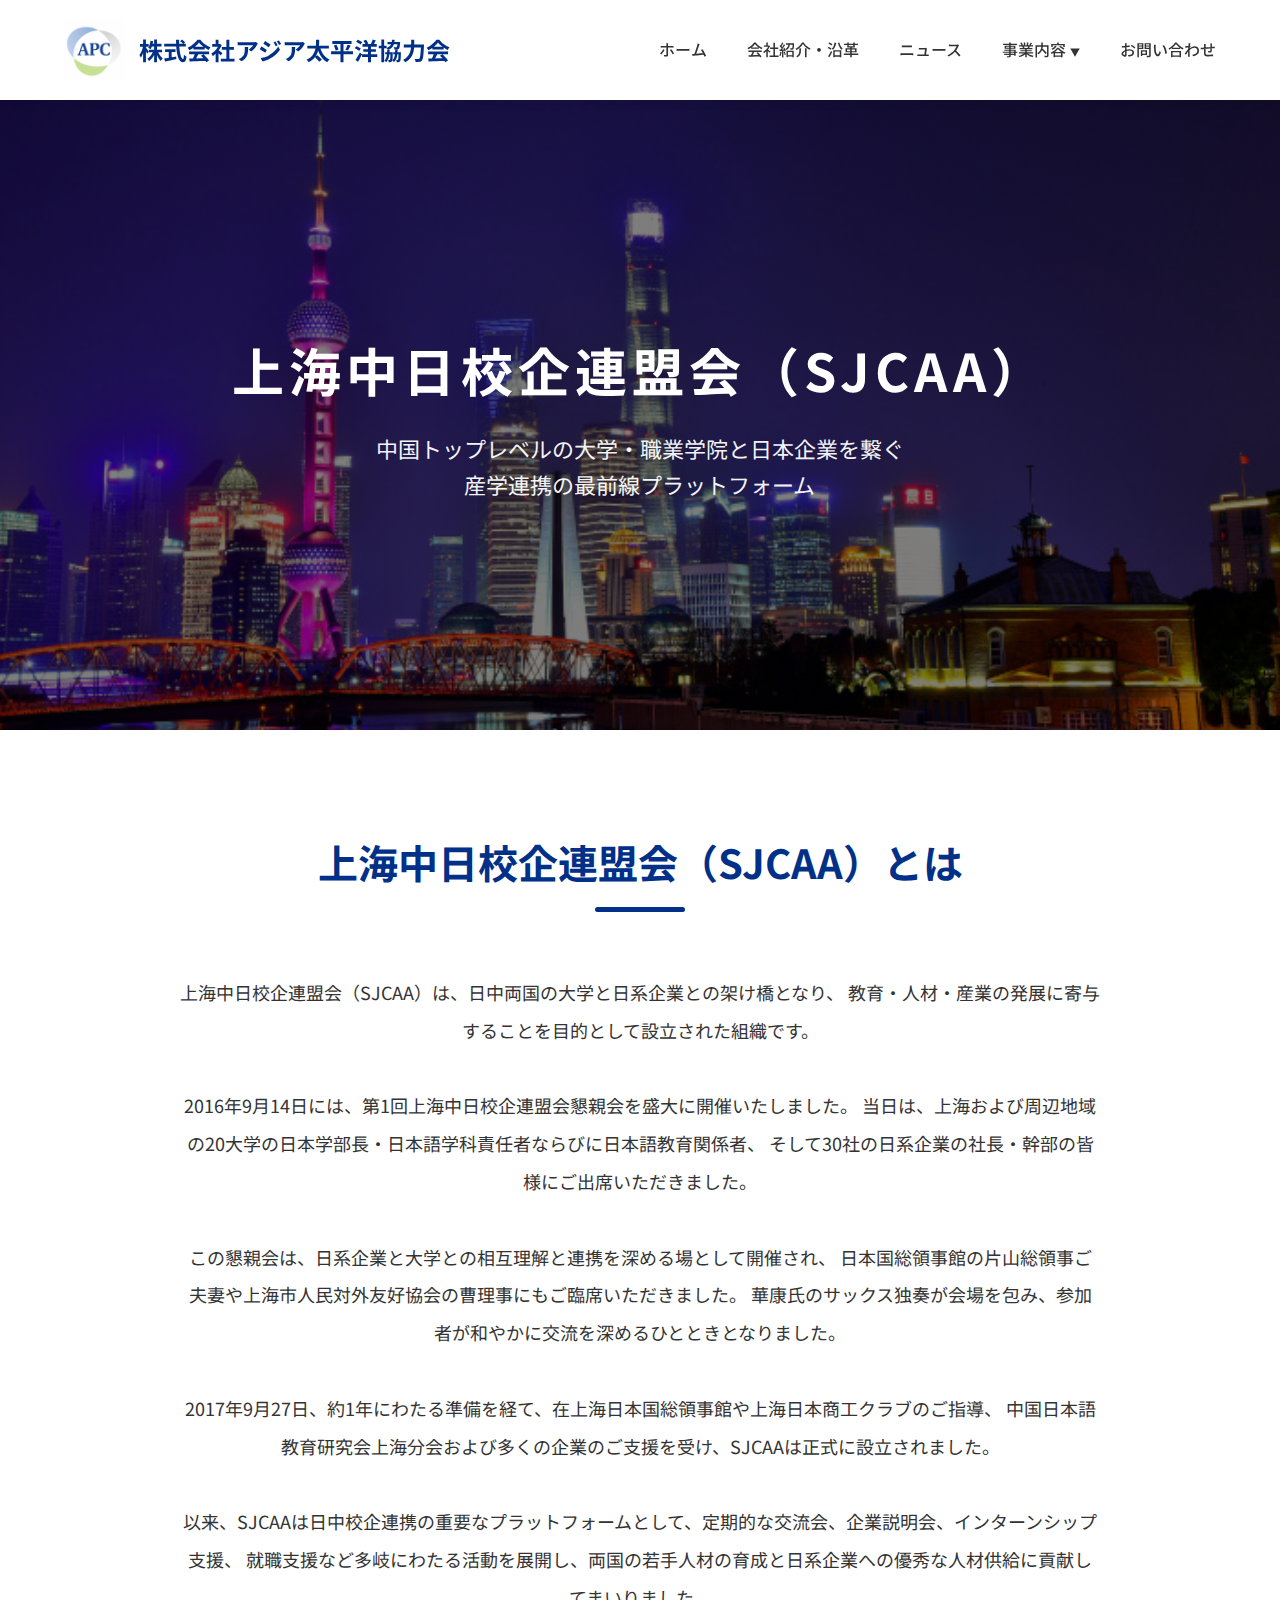
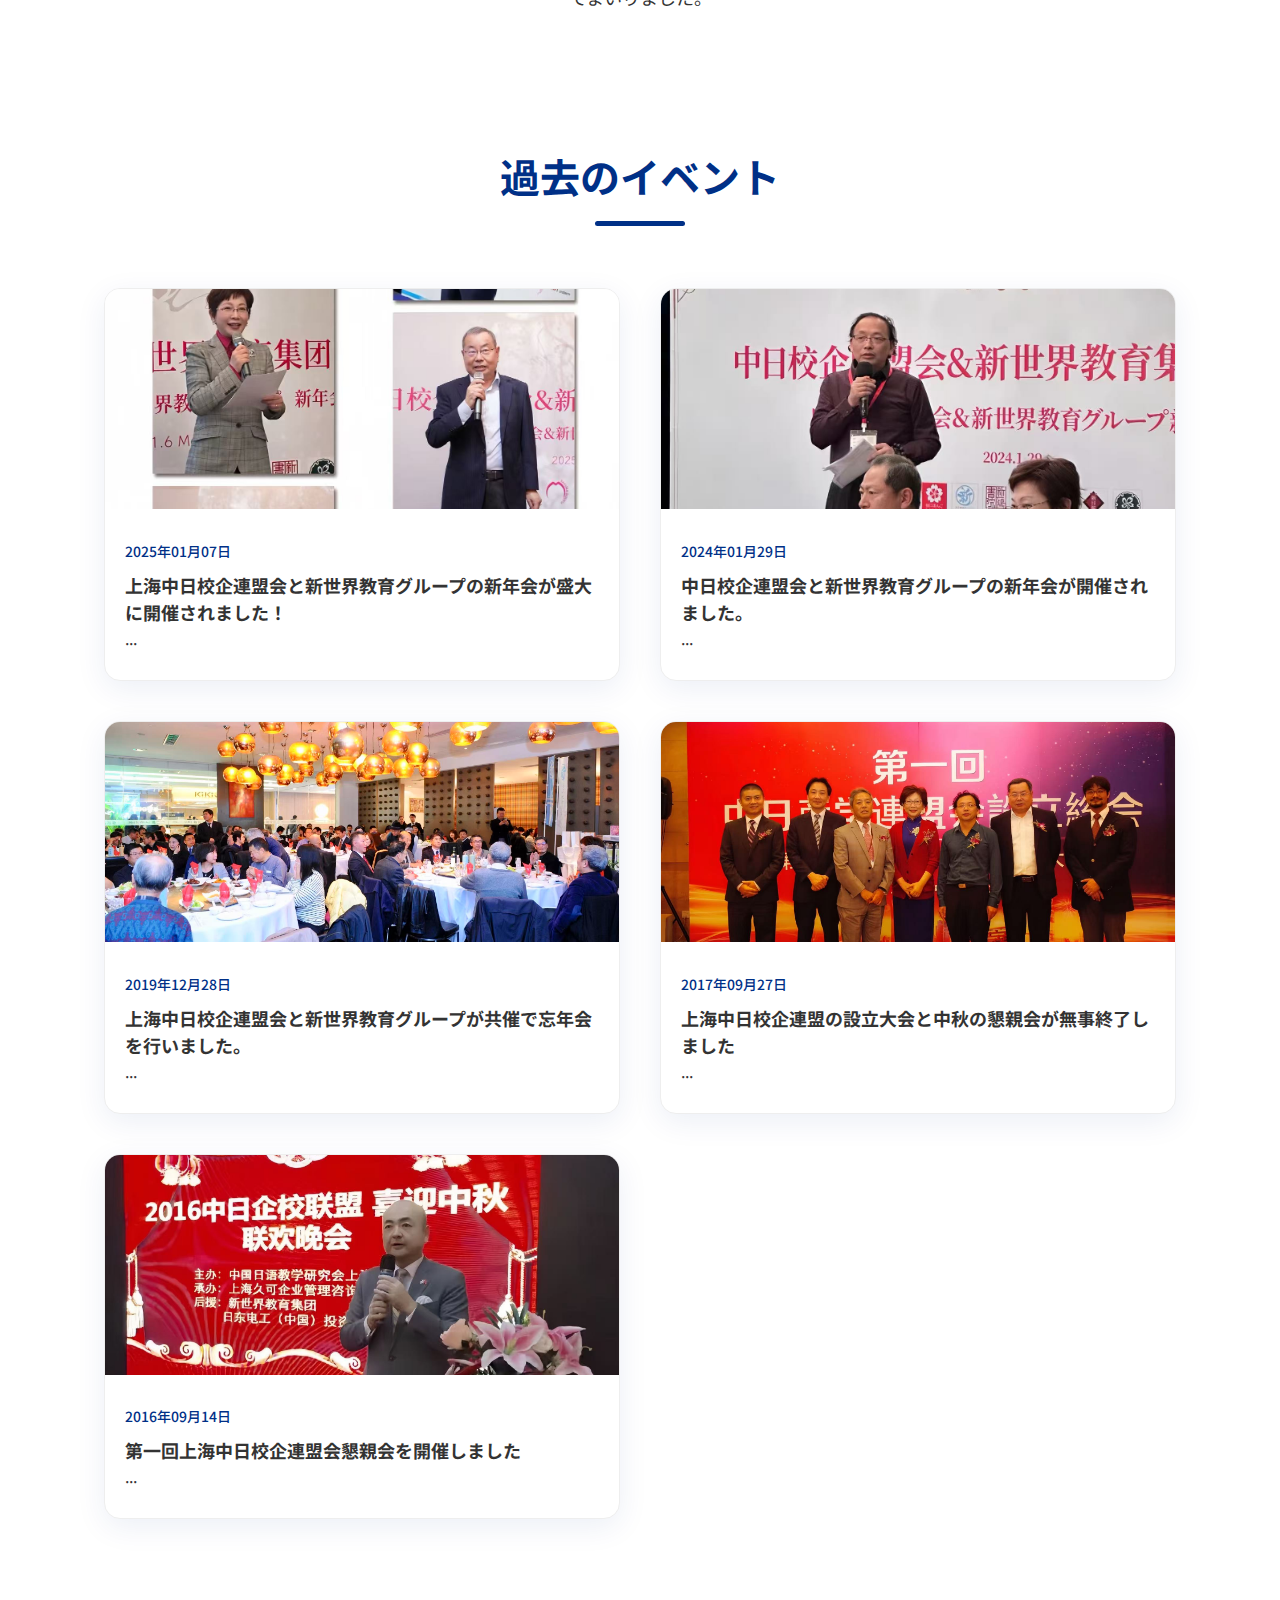
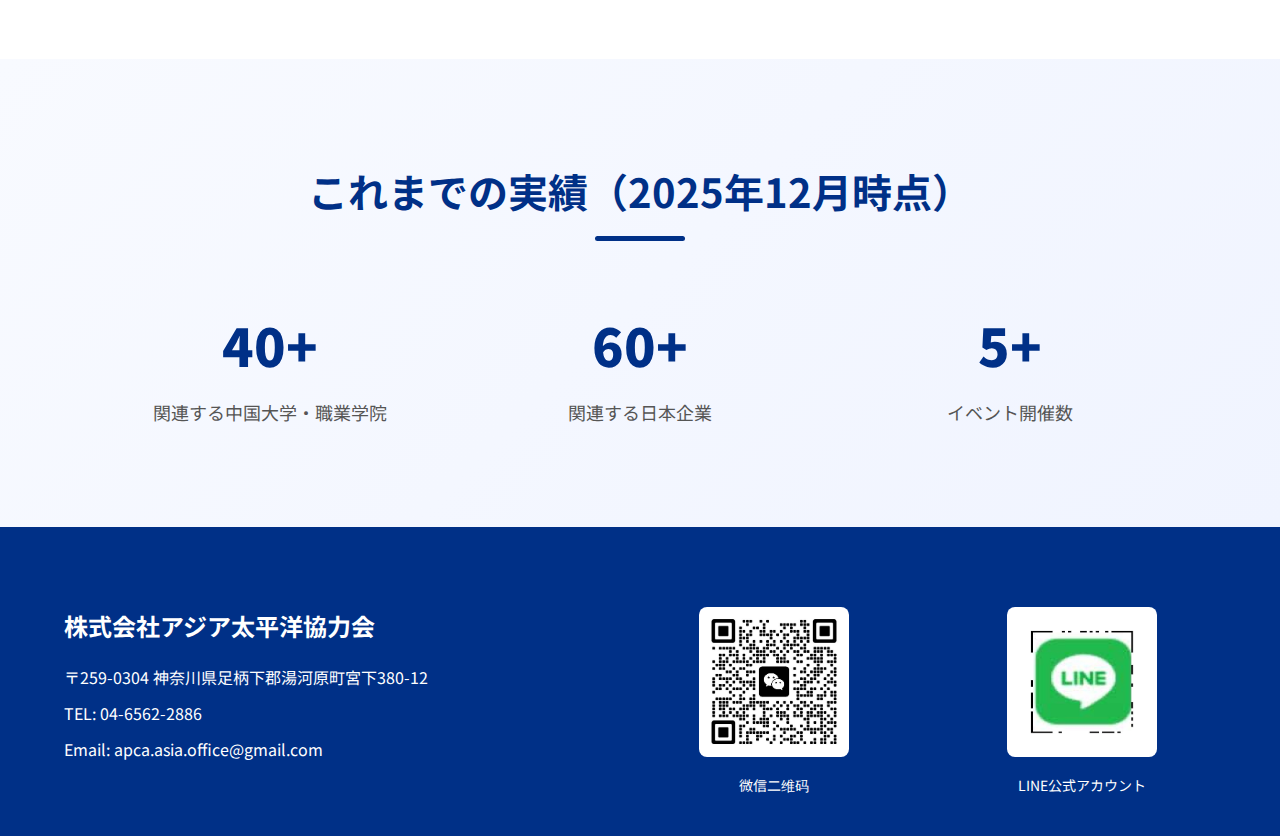
<file: sjcaa/index.html>
<!DOCTYPE html>
<html lang="ja">
<head>
  <meta charset="UTF-8">
  <meta name="viewport" content="width=device-width, initial-scale=1.0">
  <title>上海中日校企連盟会（SJCAA） | 株式会社アジア太平洋協力会</title>
  <meta name="description" content="上海中日校企連盟会（SJCAA）は、中国の大学・職業学院と日本企業を結びつける校企連携プラットフォームです。インターンシップ、就職支援、技術交流、人材育成を総合的にサポートしています。">
  <script src="https://cdn.jsdelivr.net/npm/swiper@11/swiper-bundle.min.js"></script>
  <link rel="stylesheet" href="../assets/css/style.css">
  <link href="https://fonts.googleapis.com/css2?family=Noto+Sans+JP:wght@400;500;700;900&display=swap" rel="stylesheet">
</head>
<body>
  <div id="header"></div>

  <!-- 主视觉 -->
  <section class="sjcaa-hero">
    <div>
      <h1>上海中日校企連盟会（SJCAA）</h1>
      <p>中国トップレベルの大学・職業学院と日本企業を繋ぐ<br>産学連携の最前線プラットフォーム</p>
    </div>
  </section>

  <!-- 联盟简介 -->
  <section class="content-section">
    <h2 class="section-title">上海中日校企連盟会（SJCAA）とは</h2>
    <p class="intro-text">
      上海中日校企連盟会（SJCAA）は、日中両国の大学と日系企業との架け橋となり、
      教育・人材・産業の発展に寄与することを目的として設立された組織です。<br><br>

      2016年9月14日には、第1回上海中日校企連盟会懇親会を盛大に開催いたしました。
      当日は、上海および周辺地域の20大学の日本学部長・日本語学科責任者ならびに日本語教育関係者、
      そして30社の日系企業の社長・幹部の皆様にご出席いただきました。<br><br>

      この懇親会は、日系企業と大学との相互理解と連携を深める場として開催され、
      日本国総領事館の片山総領事ご夫妻や上海市人民対外友好協会の曹理事にもご臨席いただきました。
      華康氏のサックス独奏が会場を包み、参加者が和やかに交流を深めるひとときとなりました。<br><br>

      2017年9月27日、約1年にわたる準備を経て、在上海日本国総領事館や上海日本商工クラブのご指導、
      中国日本語教育研究会上海分会および多くの企業のご支援を受け、SJCAAは正式に設立されました。<br><br>

      以来、SJCAAは日中校企連携の重要なプラットフォームとして、定期的な交流会、企業説明会、インターンシップ支援、
      就職支援など多岐にわたる活動を展開し、両国の若手人材の育成と日系企業への優秀な人材供給に貢献してまいりました。<br><br>
    </p>

    <!-- ニュース展示 -->
    <h2 class="section-title">過去のイベント</h2>
    <div id="full-news-list" class="feature-grid" style="margin-top:60px;">
    </div>
  </section>

  <!-- 数据实绩 -->
  <section class="stats">
    <h2 class="section-title" style="color:#003087;">これまでの実績（2025年12月時点）</h2>
    <div class="stats-grid">
      <div class="stats-item">
        <span>40+</span>
        <p>関連する中国大学・職業学院</p>
      </div>
      <div class="stats-item">
        <span>60+</span>
        <p>関連する日本企業</p>
      </div>
      <div class="stats-item">
        <span>5+</span>
        <p>イベント開催数</p>
      </div>
    </div>
  </section>

  <div id="footer"></div>

  <script src="../assets/js/script.js" defer></script>
</body>
</html>
</file>
<file: assets/css/style.css>
* { margin:0; padding:0; box-sizing:border-box; }
body { font-family: "Noto Sans JP", "Hiragino Sans", sans-serif; line-height:1.6; color:#333; }
/* 主页全部css↓*/
/* 1. Header + Logo */
header {
  padding: 20px 5%;
  background: #fff;
  box-shadow: 0 2px 10px rgba(0,0,0,0.1);
  position: sticky;
  top: 0;
  z-index: 1000;
}
.header-inner {
  max-width: 1200px;
  margin: 0 auto;
  display: flex;
  align-items: center;
  justify-content: space-between;
}
.logo {
  display: flex;
  align-items: center;
  font-size: 24px;
  font-weight: 700;
  color: #003087;
}
.logo img {
  height: 60px;
  margin-right: 15px;
}
/* Logo 可点击回到顶部（首页 + 所有子页面通用） */
.logo-link {
  display: flex;
  align-items: center;
  text-decoration: none;
  color: inherit;
  transition: opacity 0.3s ease;
}
.logo-link:hover {
  opacity: 0.8;
}
.logo-link img {
  pointer-events: none; /* 防止图片挡住点击 */
}

/* 2. Navigation */
nav ul {
  display: flex;
  list-style: none;
  gap: 40px;
}
nav > ul > li {
  position: relative;
}
nav a {
  text-decoration: none;
  color: #333;
  font-weight: 500;
  transition: color 0.3s;
}
nav a:hover { color: #003087; }

.dropdown-trigger {
  cursor: default;
  color: #333;
  font-weight: 500;
}
.dropdown-trigger:hover {
  color: #003087;
}

/* 下拉菜单本体 */
.dropdown {
  position: absolute;
  top: 100%;
  left: 50%;
  transform: translateX(-50%);
  background: #fff;
  min-width: 240px;
  box-shadow: 0 10px 30px rgba(0,0,0,0.18);
  border-radius: 10px;
  opacity: 0;
  visibility: hidden;
  transition: all 0.28s ease;
  margin-top: 10px;
  z-index: 999;
  display: flex;
  flex-direction: column;
  gap: 0;
  padding: 0; /* 去掉上下多余空白 */
}
nav > ul > li:hover .dropdown {
  opacity: 1;
  visibility: visible;
  transform: translateX(-50%) translateY(5px);
}
.dropdown li {
  position: relative;
  width: 100%;
  margin: 0;
  padding: 0;
}
.dropdown a {
  display: block;
  padding: 14px 24px;
  color: #333;
  text-decoration: none;
  transition: all 0.2s;
  white-space: nowrap;
}
.dropdown a:hover {
  background: #f0f4ff;
  color: #003087;
  padding-left: 28px;
}

/* 默认状态：tooltip 完全隐藏 */
.tooltip {
  position: absolute;
  right: 100%;
  top: 50%;
  transform: translateY(-50%);
  margin-right: 16px;
  background: #003087;
  color: #fff;
  padding: 14px 20px;
  border-radius: 10px;
  font-size: 14px;
  line-height: 1.7;
  width: 380px;
  white-space: normal;
  opacity: 0;
  visibility: hidden;
  transition: all 0.3s ease;
  z-index: 1000;
  box-shadow: 0 10px 30px rgba(0,0,0,0.25);
  pointer-events: none;
}
.tooltip::before {
  content: "";
  position: absolute;
  left: 100%;
  top: 50%;
  transform: translateY(-50%);
  border: 10px solid transparent;
  border-left-color: #003087;
}
.dropdown li:hover > .tooltip {
  opacity: 1;
  visibility: visible;
  transform: translateY(-50%) translateX(-8px);
}

/* 小屏时：隐藏 tooltip */
@media (max-width: 900px) {
  /* 彻底禁用大屏的 hover 下拉 */
  nav > ul > li:hover .dropdown {
    opacity: 0;
    visibility: hidden;
  }

  /* 隐藏大屏 tooltip */
  .tooltip { display: none !important; }

  /* 移动端下拉菜单核心样式（修复滑动） */
  .dropdown {
    position: fixed;
    left: 50% !important;
    transform: translateX(-50%);
    width: 88vw;
    top: auto !important; /* 不可删除，防止菜单栏过高 */
    bottom: auto;
    max-width: 440px;
    max-height: calc(100vh - 160px);
    background: #fff;
    border-radius: 16px;
    box-shadow: 0 20px 50px rgba(0,0,0,0.25);
    overflow-y: auto;                    /* 可上下滚动 */
    overflow-x: hidden;      /* 禁止水平滚动 */
    -webkit-overflow-scrolling: touch;  /* iOS 回弹顺滑 */
    touch-action: pan-y;                 /* 确保能上下滑动 */
    display: block;
    z-index: 9999;
    padding: 16px 0;
    margin-top: 12px;
    
    /* 初始隐藏状态 */
    opacity: 0;
    visibility: hidden;
    pointer-events: none;                /* 隐藏时禁止交互 */
    transform: translateX(-50%) translateY(-20px);
    transition: all 0.38s cubic-bezier(0.22, 0.61, 0.36, 1);
  }

  /* 激活后显示 + 可交互 */
  .has-dropdown.active .dropdown {
    opacity: 1;
    visibility: visible;
    pointer-events: auto;                /* ← 关键！激活后恢复交互 */
    transform: translateX(-50%) translateY(8px);
  }
  .dropdown a {
    padding: 12px 16px 12px 24px !important;   /* 右边只留16px空白 */
    font-size: 15.8px !important;
    font-weight: 500;
  }
}

/* 3. Slider */
.swiper {
  width: 100%;
  height: 60vh;
  min-height: 500px;
  overflow: hidden;
}
.swiper-slide {
  position: relative; /* 绝对定位的参照物 */
  flex-shrink: 0; /* 防止 loop 时 slide 被压缩 */
  width: 100%;
  height: 100%;
  display: block;
}
.swiper-slide img{
  width: 100%;
  height: 100%;
  object-fit: cover;
  display: block;
}
.swiper-text {
  position: absolute;
  top: 50%;
  left: 50%;
  transform: translate(-50%, -50%);
  color: #fff;
  font-size: 48px;
  font-weight: bold;
  text-shadow: 0 0 20px rgba(0,0,0,0.7);
  z-index: 10;
  pointer-events: none; /* 防止文字挡住点击事件 */
  text-align: center;
  white-space: nowrap;
  padding: 0 20px;
}
/* 视频专属样式 —— 只针对 .slide-video 生效，绝不影响图片滑块 */
.swiper-slide .slide-video {
  position: absolute;
  top: 0;
  left: 0;
  width: 100%;
  height: 100%;
  object-fit: cover;        /* 完美填满 + 智能裁边 */
  background: #000;
  z-index: 1;
}
@media (max-width: 768px) {
  .swiper-text { font-size: 32px; }
}
@media (max-width: 480px) {
  .swiper-text { font-size: 24px; }
}

/* 4. 最近新闻 */
.news-section {
  max-width: 1200px;
  margin: 80px auto;
  padding: 0 5%;
}
.section-title {
  font-size: 32px;
  margin-bottom: 40px;
  text-align: center;
  color: #003087;
}
.news-grid {
  display: grid;
  grid-template-columns: repeat(auto-fit, minmax(300px, 1fr));
  gap: 30px;
}
.news-card {
  border: 1px solid #eee;
  border-radius: 8px;
  overflow: hidden;
  box-shadow: 0 4px 10px rgba(0,0,0,0.05);
}
.news-card img {
  width: 100%;
  height: 200px;
  object-fit: cover;
}
.news-card .content {
  padding: 20px;
}
.news-card .date {
  color: #999;
  font-size: 14px;
}

/* 5. 会社紹介 + 会社沿革 */
.company-overview-section {
  background: linear-gradient(180deg, 
    #eef4ff 0%,      /* 比原来 #f8f9ff 稍微深一点的浅蓝 */
    #f8fbff 45%, 
    #ffffff 100%);
  padding: 120px 5% 160px;
  overflow: hidden;
}
/* 公司介绍部分 */
.company-intro {
  max-width: 1200px;
  margin: 0 auto 140px auto;     /* 关键：底部留出空间给沿革标题 */
}
.company-inner {
  display: grid;
  grid-template-columns: 1fr 1fr;
  gap: 60px;
  align-items: center;
}
.company-text h2 { font-size: 40px; margin-bottom: 30px; color: #003087; }
.company-text p { font-size: 16px; margin-bottom: 20px; }

/* 沿革标题区（自然承接，不需要任何分隔带） */
.history-header {
  text-align: center;
  margin-bottom: 100px;
}
.history-header h2 {
  font-size: 40px;
  font-weight: 700;
  color: #003087;
  margin-bottom: 20px;
  letter-spacing: 0.08em;
}
.history-header p {
  font-size: 18px;
  color: #0050b3;
  font-weight: 500;
  margin-bottom: 32px;
}
.history-header .decoline {
  width: 160px;
  height: 6px;
  background: #003087;
  margin: 0 auto;
  border-radius: 3px;
}

/* 时间轴 */
.history-section {
  padding: 100px 5% 140px;
  background: #fff;
}

.history-inner {
  max-width: 1200px;
  margin: 0 auto;
  position: relative;
}

.history-section h2 {
  font-size: 36px;
  text-align: center;
  margin-bottom: 80px;
  color: #003087;
}

.timeline {
  position: relative;
  padding: 0;
}

/* 垂直主线 - 永远在正中间 */
.timeline::before {
  content: '';
  position: absolute;
  left: 50%;
  top: 0;
  bottom: 0;
  width: 5px;
  background: #003087;
  transform: translateX(-50%);
  z-index: 1;
}

/* 底部倒三角箭头 - 永远和主线对齐 */
.timeline::after {
  content: '';
  position: absolute;
  left: 50%;
  bottom: -28px;
  width: 0;
  height: 0;
  border-left: 14px solid transparent;
  border-right: 14px solid transparent;
  border-top: 28px solid #003087;
  transform: translateX(-50%);
  z-index: 2;
}

.timeline-item {
  position: relative;
  margin-bottom: 80px;
  display: flex;
  align-items: center;
  justify-content: space-between;
  width: 100%;
}

.timeline-item:nth-child(even) {
  flex-direction: row-reverse;  /* 偶数项反转：内容在右 */
}

/* 年份标签 - 绝对定位在中心，永不移动 */
.timeline-year {
  position: absolute;
  left: 50%;
  transform: translateX(-50%);
  background: rgba(255,255,255,0.78);   /* 半透明白色背景 */
  backdrop-filter: blur(12px);          /* 背景模糊 */
  -webkit-backdrop-filter: blur(12px);  /* Safari 兼容 */
  border: 1px solid rgba(255,255,255,0.5); /* 半透明白边框 */
  border-radius: 50px;                     /* 圆角胶囊形 */
  padding: 13px 30px;
  font-weight: 800;
  font-size: 20px;
  color: #003087;
  white-space: nowrap;
  z-index: 3;
  box-shadow: 0 8px 32px rgba(0,48,135,0.15);
}

/* 内容卡片 - 动态宽度，永不挤压 */
.timeline-content {
  width: calc(50% - 70px);  /* 50% 减去年份宽度/2 + 间隙，确保对齐中心线 */
  background: #f8f9ff;
  padding: 28px 34px;
  border-radius: 12px;
  border-left: 6px solid #003087;
  box-shadow: 0 6px 20px rgba(0,50,135,0.1);
  max-width: 480px;
}

.timeline-content p {
  margin: 0;
  font-size: 16.5px;
  line-height: 1.75;
}

/* 偶数项内容反转时，border-right 代替 border-left */
.timeline-item:nth-child(even) .timeline-content {
  border-left: none;
  border-right: 6px solid #003087;
}

/* 中屏优化：如果宽度不足，略微压缩内容宽度但不挤年份 */
@media (max-width: 1000px) {
  .timeline-content {
    width: calc(45% - 60px);
    padding: 24px 28px;
  }
  .timeline-year {
    font-size: 18px;
    padding: 8px 20px;
  }
}

/* 6. 并列式事業内容 */
.business-grid-section {
  padding: 120px 5% 140px;
  background: #fff;
}

.business-grid-section .section-title {
  text-align: center;
  font-size: 40px;
  color: #003087;
  margin-bottom: 80px;
  position: relative;
}
.business-grid-section .section-title::after {
  content: '';
  position: absolute;
  bottom: -18px;
  left: 50%;
  transform: translateX(-50%);
  width: 90px;
  height: 5px;
  background: #003087;
  border-radius: 3px;
}

.business-grid {
  max-width: 1260px;
  margin: 0 auto;
  display: grid;
  grid-template-columns: repeat(auto-fit, minmax(280px, 1fr));
  gap: 40px;
}

.business-card {
  background: #fff;
  border-radius: 20px;
  overflow: hidden;
  box-shadow: 0 8px 30px rgba(0,48,135,0.08);
  transition: all 0.4s ease;
  height: 100%;
  display: flex;
  flex-direction: column;
}

.business-card:hover {
  transform: translateY(-16px);
  box-shadow: 0 25px 60px rgba(0,48,135,0.18);
}

.business-card a {
  display: block;
  padding: 50px 30px;
  text-decoration: none;
  color: inherit;
  flex-grow: 1;
  display: flex;
  flex-direction: column;
  align-items: center;
  justify-content: center;
  text-align: center;
  position: relative;
}

.business-card a::before {
  content: '';
  position: absolute;
  top: 0; left: 0; right: 0; bottom: 0;
  border: 4px solid transparent;
  border-radius: 20px;
  transition: all 0.4s;
}

.business-card:hover a::before {
  border-color: #003087;
}

.business-card .num {
  font-size: 56px;
  font-weight: 900;
  color: transparent;
  background: linear-gradient(135deg, #003087, #0050b3);
  -webkit-background-clip: text;
  background-clip: text;
  margin-bottom: 16px;
  opacity: 0.15;
}

.business-card .title {
  font-size: 24px;
  font-weight: 700;
  color: #003087;
  margin-bottom: 12px;
  line-height: 1.3;
}

.business-card .desc {
  font-size: 15px;
  color: #666;
  line-height: 1.7;
}

/* 手机优化 */
@media (max-width: 640px) {
  .business-grid { gap: 30px; }
  .business-card a { padding: 40px 20px; }
  .business-card .num { font-size: 46px; }
  .business-card .title { font-size: 21px; }
}

/* 7. 創始者（社长）寄语 */
.founder-section {
  padding: 120px 5%;
  background: linear-gradient(135deg, #f8faff 0%, #f0f4ff 100%);
  overflow: hidden;
}

.founder-inner {
  max-width: 1200px;
  margin: 0 auto;
  display: grid;
  grid-template-columns: 300px 1fr;
  gap: 80px;
  align-items: center;
}

.founder-photo {
  justify-self: center;
}

.founder-photo img {
  width: 280px;
  height: 280px;
  border-radius: 50%;               /* 圆形头像 */
  object-fit: cover;
  border: 8px solid #fff;
  box-shadow: 0 15px 40px rgba(0, 48, 135, 0.18);
}

.founder-message h2 {
  font-size: 36px;
  color: #003087;
  margin-bottom: 40px;
  text-align: left;
}

.founder-message blockquote {
  font-size: 22px;
  line-height: 2;
  color: #003087;
  margin: 0;
  padding: 0;
  position: relative;
  font-weight: 500;
}

.founder-message blockquote::before {
  content: '“';
  position: absolute;
  left: -40px;
  top: -20px;
  font-size: 120px;
  color: rgba(0, 48, 135, 0.12);
  font-family: Georgia, serif;
}

.founder-name {
  margin-top: 40px;
  font-size: 20px;
  color: #003087;
  font-weight: 700;
}

.founder-name span {
  font-size: 24px;
  display: block;
  margin: 8px 0;
}

.founder-name small {
  margin-top: -40px;
  display: block;
  font-weight: 400;
  color: #555;
  font-size: 16px;
}

/* 移动端响应式 */
@media (max-width: 900px) {
  .founder-inner {
    grid-template-columns: 1fr;
    gap: 50px;
    text-align: center;
  }
  .founder-photo img {
    width: 240px;
    height: 240px;
  }
  .founder-message h2 {
    font-size: 32px;
  }
  .founder-message blockquote {
    font-size: 19px;
    line-height: 1.9;
  }
  .founder-message blockquote::before {
    left: 50%;
    transform: translateX(-50%);
    top: -40px;
  }
}

@media (max-width: 480px) {
  .founder-photo img {
    width: 200px;
    height: 200px;
  }
  .founder-message blockquote {
    font-size: 18px;
  }
}

/* 8. お問い合わせ（Footer形式） */
footer {
  background: #003087;
  color: #fff;
  padding: 80px 5% 40px;
}
.footer-inner {
  max-width: 1200px;
  margin: 0 auto;
  display: grid;
  grid-template-columns: 2fr 1fr 1fr;
  gap: 40px;
}
.footer-contact h3 { font-size: 24px; margin-bottom: 20px; }
.footer-contact p { margin-bottom: 10px; }
.qr-code {
  text-align: center;
}
.qr-code img {
  width: 150px;
  height: 150px;
  background: #fff;
  padding: 10px;
  border-radius: 8px;
}
.qr-code p { margin-top: 10px; font-size: 14px; }

@media (max-width: 768px) {
/* Header 和 Footer 响应式 */
.header-inner { 
  flex-direction: column; 
  gap: 20px; 
}
nav ul { 
  flex-wrap: wrap; 
  justify-content: center; 
  gap: 20px;
}
.company-inner, 
.footer-inner { 
  grid-template-columns: 1fr; 
}

/* === 关键：timeline 小屏终极校准（强制覆盖）=== */
.timeline::before,
.timeline::after {
  left: 40px !important;
  transform: none !important;     /* 彻底干掉大屏的 translateX(-50%) */
}
.timeline::after {
  margin-left: -14px;             /* 箭头尖端精准对齐主线中心 */
}
.timeline-item {
  flex-direction: column !important;
  align-items: flex-start;
  padding-left: 90px;
  position: relative;
}
.timeline-year {
  left: 40px !important;
  top: 0;
  transform: translateX(-50%);
  font-size: 18px;
  padding: 8px 18px;
}
.timeline-content {
  width: 100%;
  max-width: none;
  margin-top: 48px;
  border-left: 6px solid #003087 !important;
  border-right: none !important;
}
.swiper-text { font-size: 32px; }
}
@media (max-width: 480px) {
.timeline-item { padding-left: 70px; }
.timeline-year { 
  left: 35px !important; 
  font-size: 17px; 
  padding: 6px 14px; 
}
.timeline::before,
.timeline::after { 
  left: 35px !important; 
}
.timeline::after { margin-left: -14px; }
.timeline-content { margin-top: 42px; padding: 20px 24px; }
.swiper-text { font-size: 24px; }
}
/* 主页全部css↑*/

/* 英華塾-主视觉 */
.eihua-hero {
  position: relative; height: 70vh; min-height: 560px;
  background: linear-gradient(rgba(0,0,0,0.5), rgba(0,0,0,0.5)), 
  url('../../images/eihua-juku/eihua-hero.jpg') center/cover no-repeat;
  display: flex; align-items: center; justify-content: center; color: #fff; text-align: center;
}
.circle-title {
  text-align: center; line-height: 1.4; font-weight: 900;
}
.circle-title h1 { font-size: 68px; letter-spacing: 0.08em; }
.circle-title .en { font-size: 48px; letter-spacing: 0.15em; }
.circle-title .since { font-size: 22px; margin-top: 20px; opacity: 0.9; }

/* 内容区通用 */
.section { padding: 120px 5%; max-width: 1200px; margin: 0 auto; }
.section h2 {
  font-size: 42px; text-align: center; color: #003087; margin-bottom: 80px;
  position: relative;
}
.section h2::after {
  content: ''; position: absolute; bottom: -18px; left: 50%; transform: translateX(-50%);
  width: 90px; height: 5px; background: #003087; border-radius: 3px;
}

.advantages-grid {
  display: grid; grid-template-columns: repeat(auto-fit, minmax(320px, 1fr)); gap: 50px;
}
.adv-card {
  background: #fff; padding: 40px 30px; border-radius: 16px;
  box-shadow: 0 8px 30px rgba(0,48,135,0.08); text-align: center;
}
.adv-card h3 { font-size: 26px; color: #003087; margin-bottom: 20px; }

.highlight-section { background: linear-gradient(135deg, #f8faff 0%, #f0f4ff 100%); }
.daily-grid {
  display: grid; grid-template-columns: 1fr 1fr; gap: 60px; align-items: center;
}
.daily-grid img { width: 100%; border-radius: 16px; box-shadow: 0 15px 40px rgba(0,48,135,0.15); }
.teacher-intro {
  display: grid; grid-template-columns: 280px 1fr; gap: 60px; align-items: center;
}
.teacher-photo img { width: 280px; height: 280px; border-radius: 50%; object-fit: cover; border: 8px solid #fff; box-shadow: 0 15px 40px rgba(0,48,135,0.2); }

/* 文化・経済交流のサポート-主视觉 */
.cultural-hero {
  position: relative;
  height: 70vh;
  min-height: 520px;
  background: linear-gradient(rgba(0,0,0,0.45), rgba(0,0,0,0.45)), 
  url('../../images/cultural-support/culture-hero.jpg') center/cover no-repeat;
  display: flex;
  align-items: center;
  justify-content: center;
  color: #fff;
  text-align: center;
}
.cultural-hero h1 {
  font-size: 52px;
  font-weight: 700;
  letter-spacing: 0.1em;
}
.cultural-hero p {
  font-size: 22px;
  margin-top: 20px;
  opacity: 0.95;
}
@media (max-width: 768px) {
  .cultural-hero h1 { font-size: 38px; }
  .cultural-hero p { font-size: 18px; }
}

/* 内容区 */
.content-section {
  padding: 100px 5% 140px;
  max-width: 1200px;
  margin: 0 auto;
}
.section-title {
  font-size: 40px;
  text-align: center;
  color: #003087;
  margin-bottom: 80px;
  position: relative;
}
.section-title::after {
  content: '';
  position: absolute;
  bottom: -18px;
  left: 50%;
  transform: translateX(-50%);
  width: 90px;
  height: 5px;
  background: #003087;
  border-radius: 3px;
}

/* 服务列表 */
.service-grid {
  display: grid;
  grid-template-columns: repeat(auto-fit, minmax(320px, 1fr));
  gap: 50px;
  margin-top: 60px;
}
.service-card {
  background: #fff;
  padding: 40px 30px;
  border-radius: 16px;
  box-shadow: 0 8px 30px rgba(0,48,135,0.08);
  text-align: center;
  transition: all 0.4s;
}
.service-card:hover {
  transform: translateY(-12px);
  box-shadow: 0 20px 50px rgba(0,48,135,0.16);
}
.service-card .icon {
  font-size: 64px;
  margin-bottom: 24px;
  color: #003087;
}
.service-card h3 {
  font-size: 24px;
  color: #003087;
  margin-bottom: 16px;
}

/* 业绩展示 */
.achievement {
  background: linear-gradient(135deg, #f8faff 0%, #f0f4ff 100%);
  padding: 100px 5%;
  text-align: center;
}
.achievement-grid {
  display: grid;
  grid-template-columns: repeat(auto-fit, minmax(200px, 1fr));
  gap: 40px;
  max-width: 1000px;
  margin: 60px auto 0;
}
.achievement-item span {
  display: block;
  font-size: 48px;
  font-weight: 900;
  color: #003087;
}
.achievement-item p {
  font-size: 18px;
  margin-top: 12px;
  color: #555;
}

/* 上海中日校企連盟会-主视觉 */
.sjcaa-hero {
  position: relative;
  height: 70vh;
  min-height: 520px;
  background: linear-gradient(rgba(0,0,0,0.5), rgba(0,0,0,0.5)), 
  url('../../images/sjcaa/sjcaa-hero.jpg') center/cover no-repeat;
  display: flex;
  align-items: center;
  justify-content: center;
  color: #fff;
  text-align: center;
}
.sjcaa-hero h1 {
  font-size: 52px;
  font-weight: 700;
  letter-spacing: 0.1em;
}
.sjcaa-hero p {
  font-size: 22px;
  margin-top: 20px;
  opacity: 0.95;
}
@media (max-width: 768px) {
  .sjcaa-hero h1 { font-size: 38px; }
  .sjcaa-hero p { font-size: 18px; }
}

.content-section {
  padding: 100px 5% 140px;
  max-width: 1200px;
  margin: 0 auto;
}
.section-title {
  font-size: 40px;
  text-align: center;
  color: #003087;
  margin-bottom: 80px;
  position: relative;
}
.section-title::after {
  content: '';
  position: absolute;
  bottom: -18px;
  left: 50%;
  transform: translateX(-50%);
  width: 90px;
  height: 5px;
  background: #003087;
  border-radius: 3px;
}

/* 简介区块 */
.intro-text {
  font-size: 18px;
  line-height: 2;
  text-align: center;
  max-width: 900px;
  margin: 0 auto 80px;
}

/* 特色服务 */
.feature-grid {
  display: grid;
  grid-template-columns: repeat(auto-fit, minmax(340px, 1fr));
  gap: 40px;
  margin-top: 60px;
}
.news-card {
  display: block;
  background: #fff;
  border-radius: 16px;
  overflow: hidden;
  box-shadow: 0 8px 30px rgba(0,48,135,0.08);
  transition: all 0.4s;
  text-decoration: none;
  color: inherit;
}
.news-card:hover {
  transform: translateY(-12px);
  box-shadow: 0 20px 50px rgba(0,48,135,0.16);
}
.news-card img {
  width: 100%;
  height: 220px;
  object-fit: cover;
}
.news-card-content {
  padding: 24px 20px 28px;
}
.news-card time {
  display: block;
  font-size: 14px;
  color: #003087;
  margin-bottom: 10px;
  font-weight: 500;
}
.news-card h3 {
  font-size: 18px;
  line-height: 1.5;
  color: #333;
  margin: 0;
}

/* 手机端优化 */
@media (max-width: 768px) {
  .news-card img { height: 180px; }
  .news-card h3 { font-size: 17px; }
}

/* 数据展示 */
.stats {
  background: linear-gradient(135deg, #f8faff 0%, #f0f4ff 100%);
  padding: 100px 5%;
  text-align: center;
}
.stats-grid {
  display: grid;
  grid-template-columns: repeat(auto-fit, minmax(220px, 1fr));
  gap: 10px;
  max-width: 1100px;
  margin: 60px auto 0;
}
.stats-item span {
  display: block;
  font-size: 52px;
  font-weight: 900;
  color: #003087;
}
.stats-item p {
  font-size: 18px;
  margin-top: 12px;
  color: #555;
}

/* 日中好友会-主视觉 */
.jcfa-hero {
  position: relative;
  height: 70vh;
  min-height: 520px;
  background: linear-gradient(rgba(0,0,0,0.52), rgba(0,0,0,0.52)), 
  url('../../images/jcfa/jcfa-hero.jpg') center/cover no-repeat;
  display: flex;
  align-items: center;
  justify-content: center;
  color: #fff;
  text-align: center;
}
.jcfa-hero h1 {
  font-size: 52px;
  font-weight: 700;
  letter-spacing: 0.12em;
}
.jcfa-hero p {
  font-size: 23px;
  margin-top: 24px;
  opacity: 0.95;
}
@media (max-width: 768px) {
  .jcfa-hero h1 { font-size: 38px; }
  .jcfa-hero p { font-size: 18px; }
}

.content-section {
  padding: 100px 5% 140px;
  max-width: 1200px;
  margin: 0 auto;
}
.section-title {
  font-size: 40px;
  text-align: center;
  color: #003087;
  margin-bottom: 80px;
  position: relative;
}
.section-title::after {
  content: '';
  position: absolute;
  bottom: -18px;
  left: 50%;
  transform: translateX(-50%);
  width: 90px;
  height: 5px;
  background: #003087;
  border-radius: 3px;
}

.intro-text {
  font-size: 18px;
  line-height: 2.1;
  text-align: center;
  max-width: 920px;
  margin: 0 auto 90px;
}

/* 活动领域卡片 */
.activity-grid {
  display: grid;
  grid-template-columns: repeat(auto-fit, minmax(340px, 1fr));
  gap: 44px;
  margin-top: 60px;
}
.activity-card {
  background: #fff;
  border-radius: 18px;
  overflow: hidden;
  box-shadow: 0 10px 35px rgba(0,48,135,0.09);
  transition: all 0.4s;
}
.activity-card:hover {
  transform: translateY(-14px);
  box-shadow: 0 24px 60px rgba(0,48,135,0.18);
}
.activity-card img {
  width: 100%;
  height: 220px;
  object-fit: cover;
}
.activity-text {
  padding: 32px 28px;
}
.activity-card h3 {
  font-size: 24px;
  color: #003087;
  margin-bottom: 16px;
}

/* 数字实绩 */
.achieve {
  background: linear-gradient(135deg, #fff9f0 0%, #fff4e6 100%);
  padding: 110px 5%;
  text-align: center;
}
.achieve-grid {
  display: grid;
  grid-template-columns: repeat(auto-fit, minmax(220px, 1fr));
  gap: 50px;
  max-width: 1100px;
  margin: 70px auto 0;
}
.achieve-item span {
  display: block;
  font-size: 56px;
  font-weight: 900;
  color: #d94f2c;
}
.achieve-item p {
  font-size: 19px;
  margin-top: 14px;
  color: #555;
}

footer { background: #003087; color: #fff; padding: 80px 5% 40px; }
.footer-inner { max-width: 1200px; margin: 0 auto; display: grid; grid-template-columns: 2fr 1fr 1fr; gap: 40px; }
.footer-contact h3 { font-size: 24px; margin-bottom: 20px; }
.qr-code img { width: 150px; height: 150px; background: #fff; padding: 10px; border-radius: 8px; }

@media (max-width: 768px) {
  .header-inner { flex-direction: column; gap: 20px; }
  nav ul { flex-wrap: wrap; justify-content: center; gap: 20px; }
  .footer-inner { grid-template-columns: 1fr; text-align: center; }
}


/* ====================================
   パンくずリスト (Breadcrumb)
   ==================================== */
.breadcrumb {
    /* ページのコンテンツ幅に合わせ、中央寄せにする */
    max-width: 1200px; /* メインコンテンツの最大幅に合わせる */
    margin: 10px auto 10px; /* 上下にマージンを設定 */
    padding: 0 20px; /* 左右にパディングを設定（モバイル対応） */
}

.breadcrumb ol {
    display: flex; /* 項目を横並びにする */
    list-style: none; /* リストの点（・）を削除 */
    padding: 0;
    margin: 0;
    font-size: 14px; /* サイズは少し小さめに */
    color: #666; /* 現在地はグレーで目立ちすぎないように */
}

.breadcrumb li {
    /* 区切り記号のためのスペースを確保 */
    margin-right: 15px; 
    position: relative;
    /* 最後の項目（現在のページ）の文字は太字にする */
    font-weight: 400; 
}

/* 最後の項目（現在のページ）には区切り記号をつけない */
.breadcrumb li:last-child {
    margin-right: 0;
    font-weight: 700; /* 現在地を太字に */
    color: #333; /* またはブランドカラーを薄く使う */
}

/* 区切り記号のデザイン */
.breadcrumb li:not(:last-child)::after {
    content: '>'; /* 区切り記号 */
    margin-left: 15px;
    color: #999; /* グレーで目立ちすぎないように */
    font-weight: 400; /* 太字にしない */
}

/* リンク（ホーム）のデザイン */
.breadcrumb li a {
    text-decoration: none; /* 下線を削除 */
    color: #003087; /* ブランドカラーを使用 */
    transition: color 0.2s;
}

.breadcrumb li a:hover {
    color: #0056b3; /* ホバーで少し濃くする */
    text-decoration: underline; /* ホバー時に下線を表示 */
}

/* モバイル対応 */
@media (max-width: 768px) {
    .breadcrumb {
        margin: 15px auto 30px;
        padding: 0 15px;
    }
    .breadcrumb ol {
        font-size: 13px;
    }
}

/* 页面专属样式：新闻主视觉区域 */
.news-hero {
  position: relative;
  height: 60vh;
  min-height: 400px;
  /* 路径修正: 从 news/ 向上回到根目录，再进入 images/common/ */
  background: linear-gradient(rgba(0,0,0,0.5), rgba(0,0,0,0.5)), 
              url('../images/common/news-hero.jpg') center/cover no-repeat;
  display: flex;
  align-items: center;
  justify-content: center;
  color: #fff;
  text-align: center;
  background-color: #003087;
}
.page-hero h1 { font-size: 52px; font-weight: 700; letter-spacing: 0.1em; }
.page-hero p { font-size: 22px; margin-top: 20px; opacity: 0.95; }
@media (max-width: 768px) {
  .page-hero h1 { font-size: 38px; }
  .page-hero p { font-size: 18px; }
}
.news-list-title {
    font-size: 40px; text-align: center; color: #003087; margin-bottom: 80px; position: relative;
}
.news-list-title::after {
    content: ''; position: absolute; bottom: -18px; left: 50%; transform: translateX(-50%);
    width: 90px; height: 5px; background: #003087; border-radius: 3px;
}

/* =========================================
   新闻列表分页样式 (Pagination)
   ========================================= */

/* 1. 容器样式 (对应原始的 <div style="...">) */
.pagination {
    /* text-align: center; */
    text-align: center; 
    /* margin-top: 50px; */
    margin-top: 50px; 
    /* font-size: 18px; (应用于容器中的所有文本/链接) */
    font-size: 18px; 
    /* 确保分页元素之间有空间 */
    display: flex;
    justify-content: center;
    align-items: center;
}

/* 2. 链接和页码的通用样式 (对应原始的 <a> 和 <span>) */
.pagination .page-link {
    /* 对应原始的 a 标签样式：text-decoration: none; */
    text-decoration: none; 
    /* 对应原始的 span/a 标签间距：margin: 0 15px; */
    margin: 0 15px; 
    /* 默认颜色 (例如 2 和 3 的颜色 #333) */
    color: #333; 
    /* 确保光标是手型 */
    cursor: pointer;
    /* 增加可点击区域的内边距，使其更友好 */
    padding: 5px 0; 
}

/* 3. 当前页的样式 (对应原始的 <span style="... #003087; font-weight: bold;">) */
.pagination .current-page {
    color: #003087; /* #003087 */
    font-weight: bold; /* bold */
    cursor: default; /* 当前页不可点击 */
}

/* 4. 禁用/上一个链接的特殊样式 (对应原始的 <a style="... #999;"> ) */
.pagination .prev-page.inactive,
.pagination .page-link[href="#"].inactive { /* 当链接不可用时 */
    color: #999; /* #999 */
    pointer-events: none; /* 禁用点击事件 */
}

/* 新聞ページ(news-detail)全体の共通設定 */
.article-container {
    max-width: 800px; /* 記事の本文は読みやすい幅に制限 */
    margin: 60px auto 100px;
    padding: 0 20px;
}

/* 記事ヘッダー */
.article-header {
    margin-bottom: 40px;
    border-bottom: 2px solid #eee;
    padding-bottom: 20px;
}

.article-header h1 {
    font-size: 32px;
    font-weight: 700;
    line-height: 1.5;
    color: #003087;
    margin-bottom: 10px;
}

.article-meta {
    font-size: 14px;
    color: #666;
    display: flex;
    align-items: center;
    gap: 15px;
}

.article-meta .category {
    background-color: #003087;
    color: #fff;
    padding: 4px 10px;
    border-radius: 3px;
    font-weight: 500;
}

/* 記事本文 */
.article-body {
    line-height: 1.8;
    font-size: 16px;
    color: #333;
}

.article-body p {
    margin-bottom: 20px;
}

.article-body img {
    max-width: 100%;
    height: auto;
    display: block;
    margin: 30px 0;
    border-radius: 8px;
    box-shadow: 0 4px 10px rgba(0, 0, 0, 0.1);
}

/* ページナビゲーション（前後の記事へのリンク） */
.pagination-nav {
    display: flex;
    justify-content: space-between;
    margin-top: 60px;
    border-top: 1px solid #ddd;
    padding-top: 20px;
}

.pagination-nav a {
    color: #003087;
    text-decoration: none;
    padding: 10px 15px;
    border: 1px solid #003087;
    border-radius: 5px;
    transition: background-color 0.2s, color 0.2s;
    font-size: 14px;
}

.pagination-nav a:hover {
    background-color: #003087;
    color: #fff;
}

.pagination-nav .prev { order: 1; }
.pagination-nav .all-news { order: 2; margin: 0 auto; }
.pagination-nav .next { order: 3; }

/* news-list.htmlから流用したブレッドクラムCSSを調整 */
.breadcrumb {
    max-width: 800px;
    margin: 20px auto 30px; 
}
/* navのニュース項目を current にするCSSを仮にここに追記 */
.header-inner nav ul li.current a {
    color: #fff; 
    background-color: #003087; 
    border-radius: 4px;
    padding: 5px 10px;
}
/* 新聞ページ(news-detail)全体の共通設定↑ */
</file>
